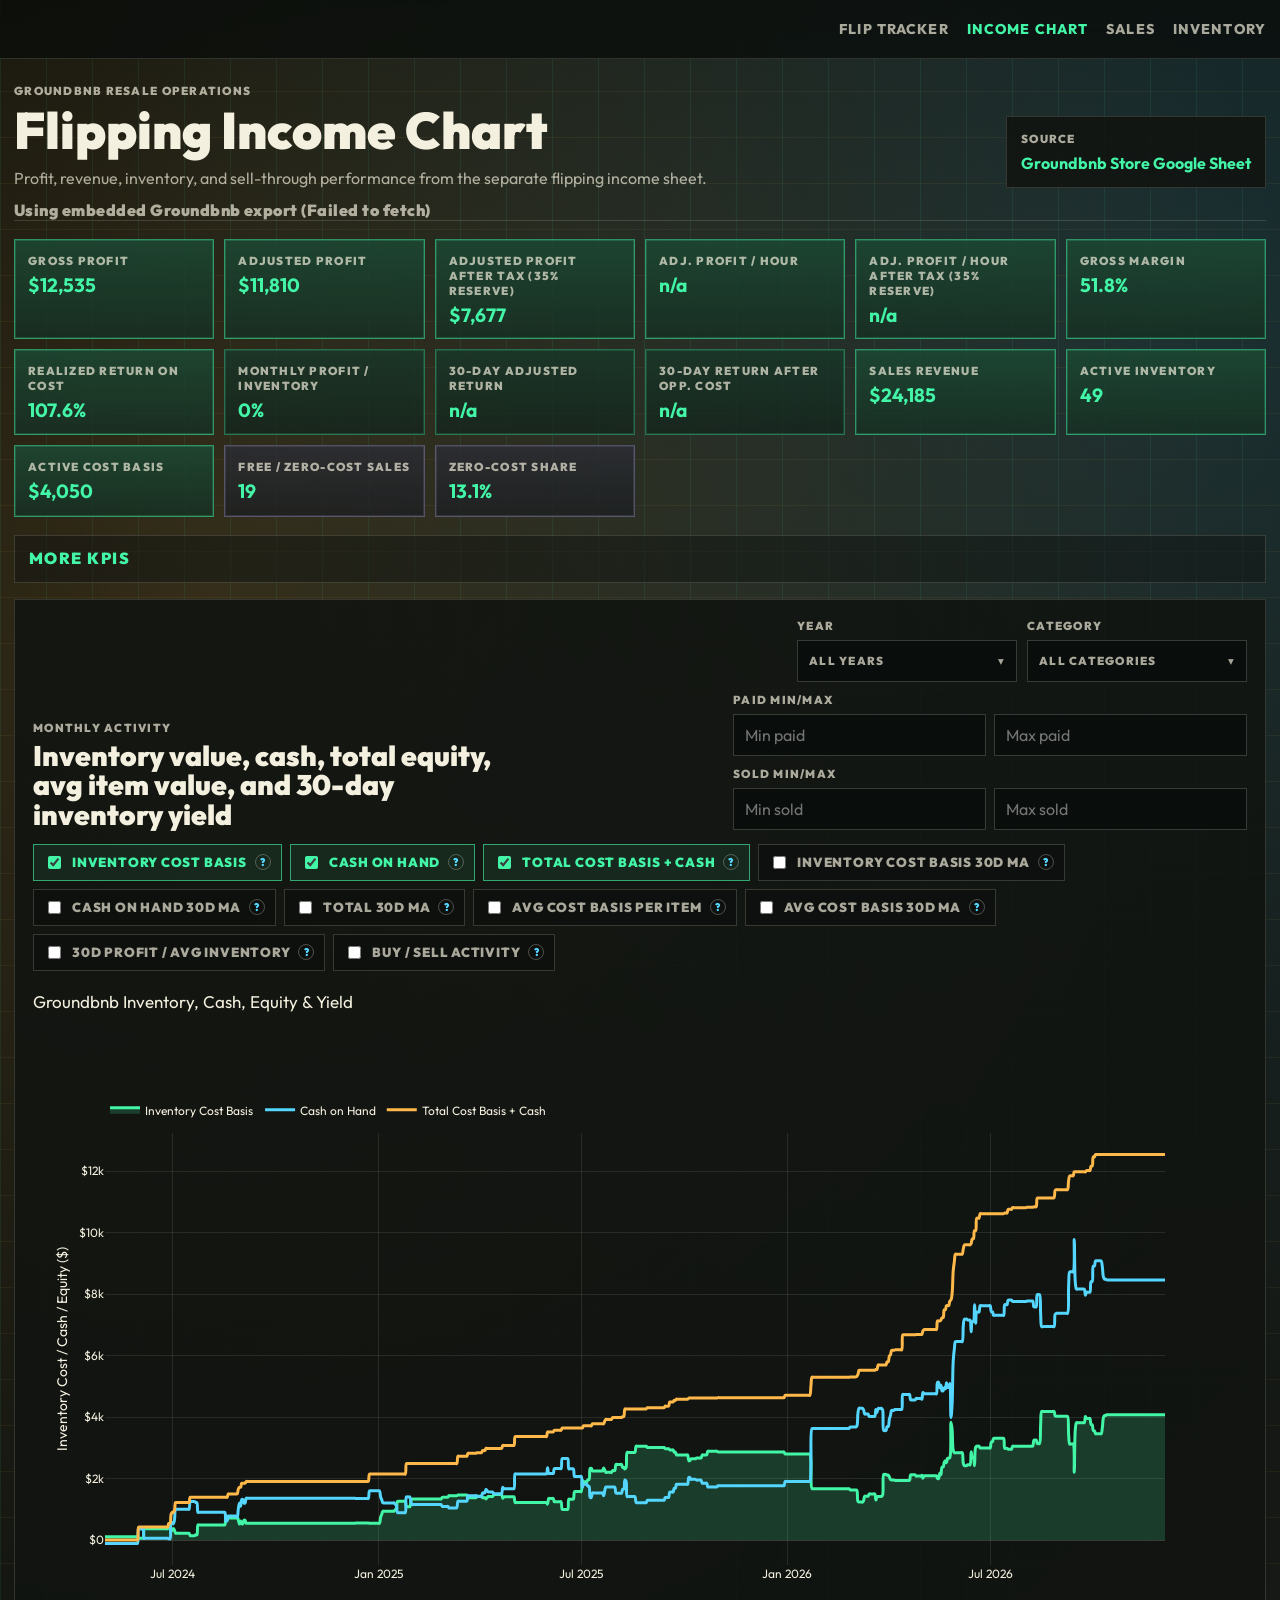
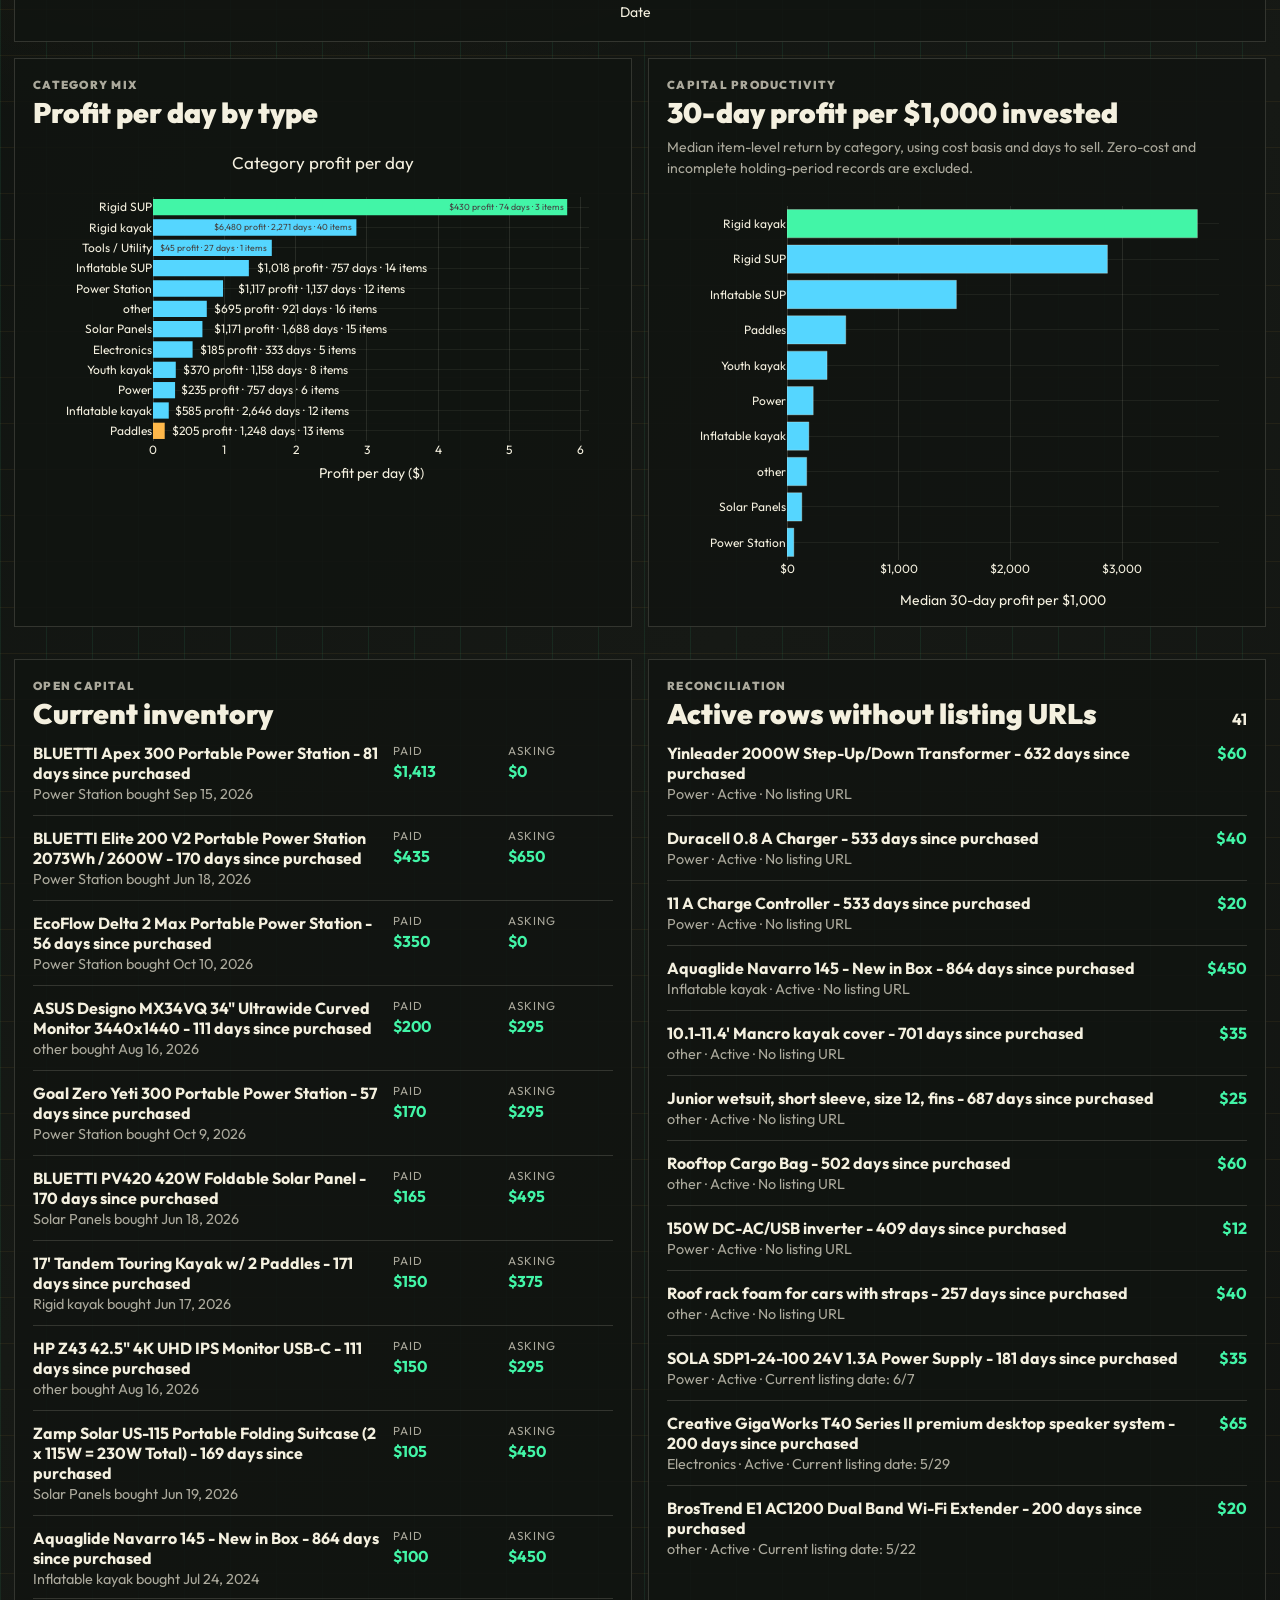
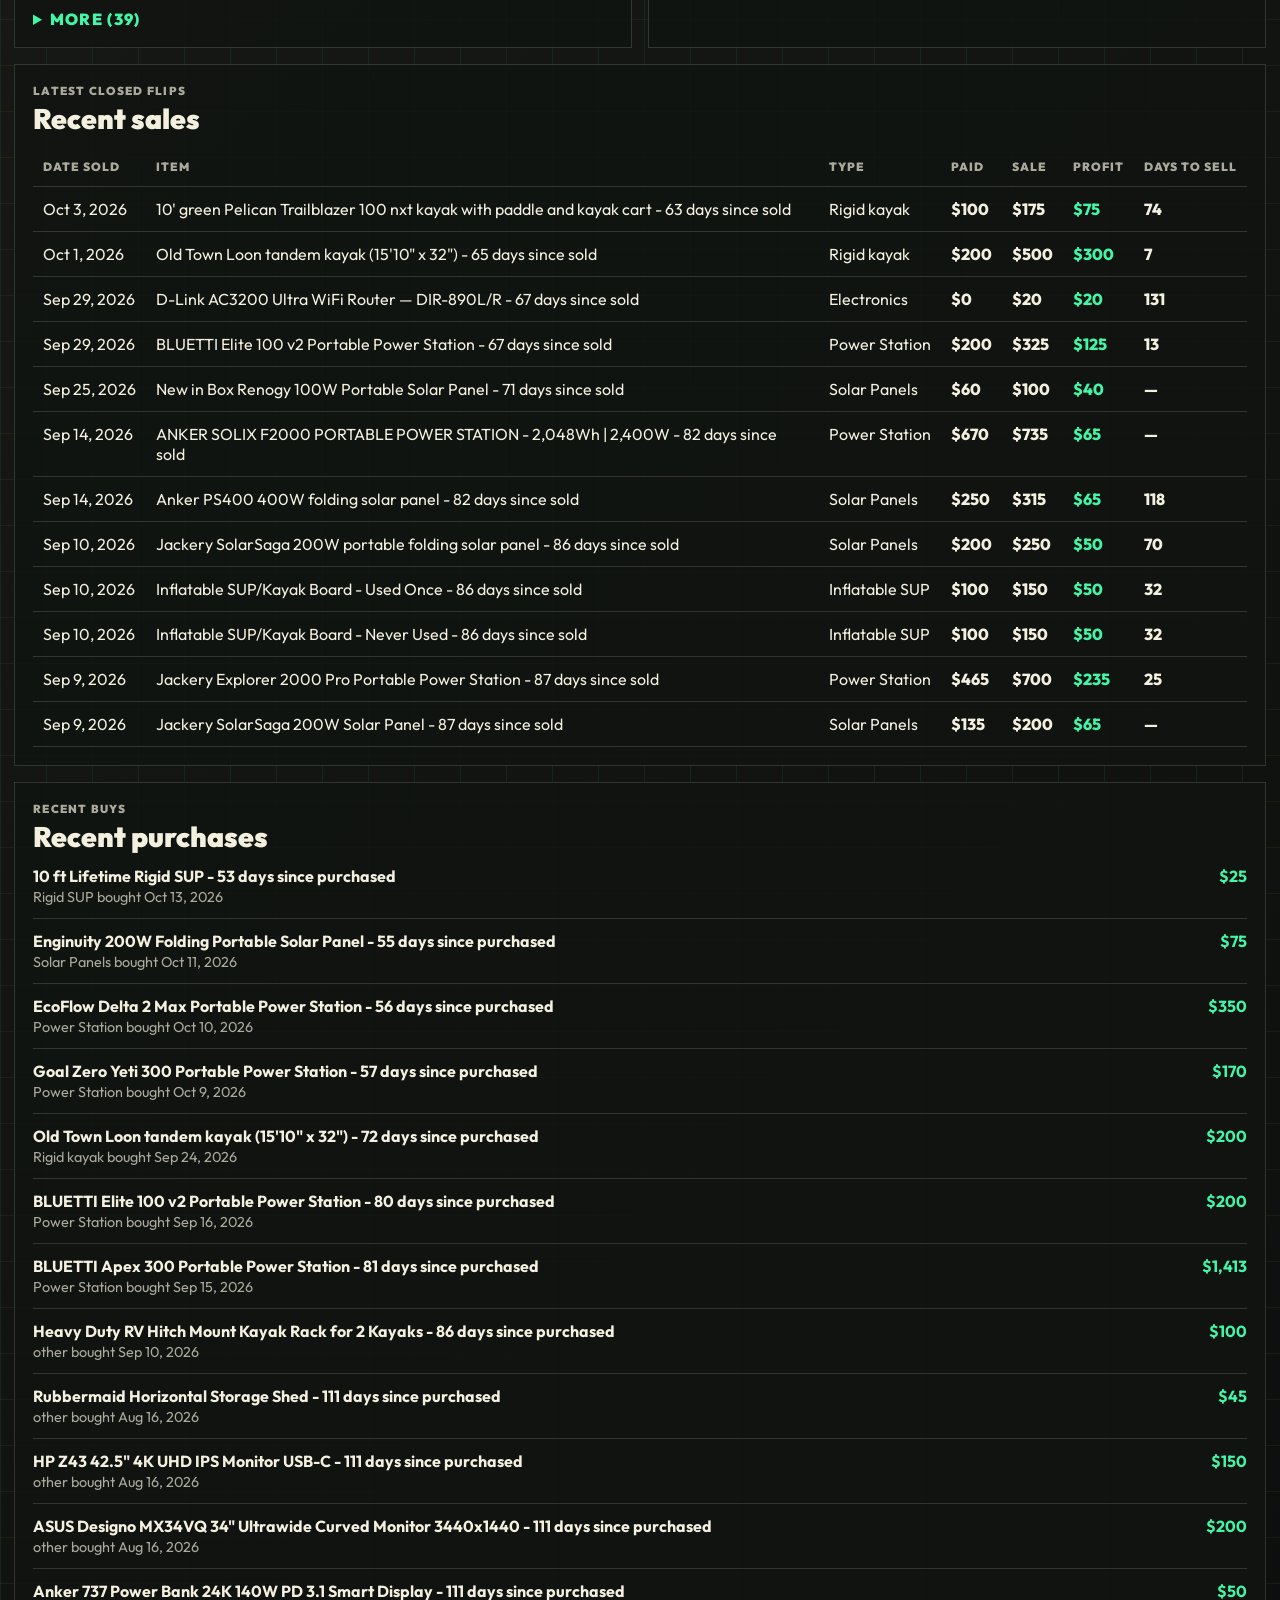
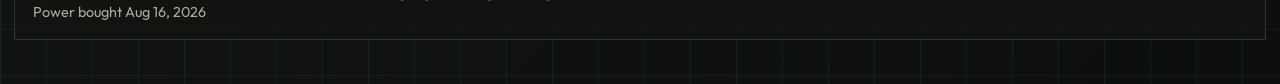
<file: Flipping Income Chart/index.html>
<!DOCTYPE html>
<html lang="en">
<head>
    <meta charset="UTF-8">
    <meta name="viewport" content="width=device-width, initial-scale=1.0">
    <title>Flipping Income Chart</title>
    <link rel="preconnect" href="https://fonts.googleapis.com">
    <link rel="preconnect" href="https://fonts.gstatic.com" crossorigin>
    <link href="https://fonts.googleapis.com/css2?family=Outfit:wght@400;600;700;800&display=swap" rel="stylesheet">
    <link rel="stylesheet" href="styles.css?v=20260723-2">
    <script src="https://cdn.plot.ly/plotly-2.35.2.min.js"></script>
</head>
<body>
    <header class="top-header">
        <nav class="header-nav" aria-label="Main menu">
            <a class="header-link" href="/flip-tracker.html">Flip Tracker</a>
            <a class="header-link active" href="/Flipping%20Income%20Chart/">Income Chart</a>
            <a class="header-link" href="/sales-by-month.html">Sales</a>
            <a class="header-link" href="/inventory.html">Inventory</a>
        </nav>
    </header>

    <main class="page-shell">
        <section class="hero">
            <div>
                <span class="eyebrow">Groundbnb resale operations</span>
                <h1>Flipping Income Chart</h1>
                <p>Profit, revenue, inventory, and sell-through performance from the separate flipping income sheet.</p>
                <p class="source-status" id="source-status">Embedded Groundbnb export loaded</p>
            </div>
            <div class="source-note">
                <span>Source</span>
                <strong>Groundbnb Store Google Sheet</strong>
            </div>
        </section>

        <section class="kpi-grid" aria-label="Income summary">
            <article class="kpi kpi-primary" title="Gross profit on closed flips. Revenue minus cost basis and sale-side costs."><span>Gross Profit</span><strong id="total-profit">$0</strong></article>
            <article class="kpi kpi-primary" title="Gross profit minus the $5 per-sale estimated variable expenses. Before valuing owner time."><span>Adjusted Profit</span><strong id="adjusted-profit">$0</strong></article>
            <article class="kpi kpi-primary" title="Adjusted profit after the tax reserve rate set on the Summary tab of the sheet (default 35%: self-employment tax + federal + NC applied to net profit only). Before-tax figure stays on the Adjusted Profit card."><span id="adjusted-profit-after-tax-label">Adjusted Profit After Tax</span><strong id="adjusted-profit-after-tax">$0</strong></article>
            <article class="kpi kpi-primary" title="Adjusted profit divided by estimated hours from the Time Estimates table in the sheet: buy + sell minutes, +10 min photo per item, +60 min cleaning per kayak/paddleboard (pressure wash, inflate, seal leaks, hang in storage). Free items count sell + photo (+ cleaning for watercraft) only, no buy trip."><span>Adj. Profit / Hour</span><strong id="profit-per-hour">$0.00</strong></article>
            <article class="kpi kpi-primary" title="Adj. Profit / Hour after the tax reserve (live rate from the sheet, default 35%). This is the after-tax hourly rate to plan around."><span id="profit-per-hour-after-tax-label">Adj. Profit / Hour After Tax</span><strong id="profit-per-hour-after-tax">$0.00</strong></article>
            <article class="kpi kpi-primary" title="Gross margin as a share of revenue. Gross profit divided by sales revenue."><span>Gross Margin</span><strong id="gross-margin">0%</strong></article>
            <article class="kpi kpi-primary" title="Gross profit divided by paid cost basis for sold items. This is realized return on cost, not annualized."><span>Realized Return on Cost</span><strong id="realized-roi">0%</strong></article>
            <article class="kpi kpi-go" title="30-day realized gross profit divided by average inventory cost basis over the same 30 days. Unit: percent per month."><span>Monthly Profit / Inventory</span><strong id="monthly-profit-inventory">0%</strong></article>
            <article class="kpi kpi-go" title="Trailing-30-day adjusted profit divided by average recorded inventory cost over the same 30 days, from the Summary sheet. A monthly rate, not APY."><span>30-Day Adjusted Return</span><strong id="thirty-day-adjusted-return">0%</strong></article>
            <article class="kpi kpi-go" title="Same as 30-Day Adjusted Return, minus the risk-free interest the average inventory balance would have earned in a money market account (fixed 3.5% annual rate, a parameter on the Summary tab)."><span>30-Day Return After Opp. Cost</span><strong id="thirty-day-adjusted-return-oc">0%</strong></article>
            <article class="kpi kpi-primary" title="Total sales collected from sold items in the selected scope."><span>Sales Revenue</span><strong id="sales-revenue">$0</strong></article>
            <article class="kpi kpi-primary" title="Count of active inventory items still on hand in the sheet."><span>Active Inventory</span><strong id="inventory-count">0</strong></article>
            <article class="kpi kpi-primary" title="Cash currently tied up in active inventory cost basis."><span>Active Cost Basis</span><strong id="inventory-cost">$0</strong></article>
            <article class="kpi kpi-info" title="Sold items with zero recorded purchase cost. Included in profit but excluded from return-on-capital math."><span>Free / Zero-Cost Sales</span><strong id="free-items">0</strong></article>
            <article class="kpi kpi-info" title="Share of sold units that had zero recorded purchase cost."><span>Zero-Cost Share</span><strong id="free-items-share">0%</strong></article>
        </section>

        <section class="kpi-expander" aria-label="Additional income KPIs">
            <details>
                <summary>More KPIs</summary>
                <div class="secondary-kpis">
                    <article class="kpi kpi-go" title="Number of sold assets included in the selected scope."><span>Sold Units</span><strong id="sold-count">0</strong></article>
                    <article class="kpi kpi-cyan" title="Average gross profit per sold item."><span>Average Profit</span><strong id="avg-profit">$0</strong></article>
                    <article class="kpi kpi-cyan" title="Middle gross profit among sold items, reducing the impact of unusually large or small flips."><span>Median Profit</span><strong id="median-profit">$0</strong></article>
                    <article class="kpi kpi-amber" title="Average number of days from purchase to sale."><span>Avg Days to Sell</span><strong id="avg-days">0</strong></article>
                    <article class="kpi kpi-info" title="Middle value for days to sell, which reduces the impact of outliers."><span>Median Days to Sell</span><strong id="median-days">0</strong></article>
                    <article class="kpi kpi-slate" title="Current asking value for tracked Groundbnb resale inventory. Excludes the Cadillac ELR and non-Groundbnb rows."><span>Active Asking Value</span><strong id="active-asking">$0</strong></article>
                    <article class="kpi kpi-go" title="Current asking value minus the paid cost for the same tracked Groundbnb inventory rows. Excludes the Cadillac ELR and non-Groundbnb rows."><span>Unrealized Profit</span><strong id="unrealized-profit">$0</strong></article>
                    <article class="kpi kpi-danger" title="Active inventory older than 45 days and worth reviewing for pricing or liquidation."><span>Aging Risk Units</span><strong id="aging-risk">0</strong></article>
                    <article class="kpi kpi-cyan" title="Sold units divided by sold units plus active inventory."><span>Sell-Through</span><strong id="sell-through">0%</strong></article>
                    <article class="kpi kpi-amber" title="Average markup on sold items."><span>Avg Markup</span><strong id="avg-markup">0%</strong></article>
                    <article class="kpi kpi-primary" title="Simple linear annualization of completed paid flips at their observed holding-period pace. It assumes that pace repeats, does not compound, and is not comparable to portfolio APY."><span>Annualized Flip Pace (Not APY)</span><strong id="annualized-return">0%</strong></article>
                    <article class="kpi kpi-info" title="Gross profit divided by the number of days the item was held."><span>Profit per Day Held</span><strong id="profit-per-day">$0.00</strong></article>
                    <article class="kpi kpi-cyan" title="Average estimated minutes to buy and sell one item, from the Time Estimates table in the sheet. Edit the estimates there and this card updates."><span>Avg Time / Sale</span><strong id="avg-time-per-sale">0 min</strong></article>
                    <article class="kpi kpi-slate" title="Average time active inventory has been on hand. Displays months when the average exceeds 60 days."><span>Inventory Age</span><strong id="days-in-inventory">0 days</strong></article>
                    <article class="kpi kpi-danger" title="Active inventory held for at least 365 days."><span>Inventory 1 Year+</span><strong id="inventory-one-year">0</strong></article>
                    <article class="kpi kpi-go" title="Cost basis rotations per period. Roughly how many times inventory turns over in a year."><span>Inventory Turnover</span><strong id="inventory-turnover">0x</strong></article>
                    <article class="kpi kpi-info" title="Marketplace ad count reported in the KPI export sheet."><span>Marketplace Ads</span><strong id="marketplace-ads">0</strong></article>
                    <article class="kpi kpi-danger" title="The difference between marketplace ads and tracked sheet inventory. If this is positive, ads exceed tracked rows."><span>Ad / Sheet Gap</span><strong id="ad-gap">0</strong></article>

                    <article class="kpi kpi-primary" title="Average paid price as a share of seller asking across all sold and active items with a recorded asking price."><span>Average Paid % of Seller Asking</span><strong id="avg-paid-percent-seller-asking">0%</strong></article>
                </div>
            </details>
        </section>

        <section class="panel chart-panel">
            <div class="panel-heading">
                <div>
                    <span class="eyebrow">Monthly activity</span>
                    <h2>Inventory value, cash, total equity, avg item value, and 30-day inventory yield</h2>
                </div>
                <div class="filters">
                    <div class="multi-filter" id="year-filter-wrap">
                        <span>Year</span>
                        <button id="year-filter-button" class="multi-filter-button" type="button" aria-haspopup="true" aria-expanded="false">
                            <span id="year-filter-label">All years</span>
                            <span class="multi-filter-caret">▾</span>
                        </button>
                        <div id="year-filter-panel" class="multi-filter-panel" hidden></div>
                    </div>
                    <div class="multi-filter" id="category-filter-wrap">
                        <span>Category</span>
                        <button id="category-filter-button" class="multi-filter-button" type="button" aria-haspopup="true" aria-expanded="false">
                            <span id="category-filter-label">All categories</span>
                            <span class="multi-filter-caret">▾</span>
                        </button>
                        <div id="category-filter-panel" class="multi-filter-panel" hidden></div>
                    </div>
                    <label class="range-filter">
                        <span>Paid min/max</span>
                        <div class="range-inputs">
                            <input id="paid-min-filter" type="number" inputmode="decimal" placeholder="Min paid" aria-label="Minimum price paid">
                            <input id="paid-max-filter" type="number" inputmode="decimal" placeholder="Max paid" aria-label="Maximum price paid">
                        </div>
                    </label>
                    <label class="range-filter">
                        <span>Sold min/max</span>
                        <div class="range-inputs">
                            <input id="sold-min-filter" type="number" inputmode="decimal" placeholder="Min sold" aria-label="Minimum sale price">
                            <input id="sold-max-filter" type="number" inputmode="decimal" placeholder="Max sold" aria-label="Maximum sale price">
                        </div>
                    </label>
                </div>
            </div>
            <div id="trace-controls" class="trace-controls" aria-label="Chart trace selectors"></div>
            <div id="income-chart" class="plotly-chart" aria-label="Inventory value and cash chart"></div>
        </section>

        <section class="split-grid">
            <article class="panel">
                <div class="panel-heading">
                    <div>
                        <span class="eyebrow">Category mix</span>
                        <h2>Profit per day by type</h2>
                    </div>
                </div>
                <div id="type-bars" class="plotly-chart" style="min-height: 340px;"></div>
            </article>

            <article class="panel">
                <div class="panel-heading">
                    <div>
                        <span class="eyebrow">Capital productivity</span>
                        <h2>30-day profit per $1,000 invested</h2>
                    </div>
                </div>
                <p class="panel-note">Median item-level return by category, using cost basis and days to sell. Zero-cost and incomplete holding-period records are excluded.</p>
                <div id="capital-efficiency" class="plotly-chart compact-chart" aria-label="Capital efficiency by category" style="min-height: 420px;"></div>
            </article>

            <article class="panel">
                <div class="panel-heading">
                    <div>
                        <span class="eyebrow">Open capital</span>
                        <h2>Current inventory</h2>
                    </div>
                </div>
                <div id="inventory-preview" class="inventory-list"></div>
                <details class="list-expander" id="inventory-expander">
                    <summary><span id="inventory-more-label">More</span></summary>
                    <div id="inventory-list" class="inventory-list"></div>
                </details>
            </article>

            <article class="panel">
                <div class="panel-heading">
                    <div>
                        <span class="eyebrow">Reconciliation</span>
                        <h2>Active rows without listing URLs</h2>
                    </div>
                    <strong id="reconciliation-count">0</strong>
                </div>
                <div id="reconciliation-list" class="inventory-list"></div>
            </article>
        </section>

        <section class="panel">
            <div class="panel-heading">
                <div>
                    <span class="eyebrow">Latest closed flips</span>
                    <h2>Recent sales</h2>
                </div>
            </div>
            <div class="table-wrap">
                <table>
                    <thead>
                        <tr>
                            <th>Date Sold</th>
                            <th>Item</th>
                            <th>Type</th>
                            <th>Paid</th>
                            <th>Sale</th>
                            <th>Profit</th>
                            <th title="Pulled from the Sales Ledger tab in the Groundbnb Store Google Sheet">Days to Sell</th>
                        </tr>
                    </thead>
                    <tbody id="recent-sales"></tbody>
                </table>
            </div>
        </section>

        <section class="panel">
            <div class="panel-heading">
                <div>
                    <span class="eyebrow">Recent buys</span>
                    <h2>Recent purchases</h2>
                </div>
            </div>
            <div id="recent-purchases" class="inventory-list"></div>
        </section>
    </main>

    <script src="data.js?v=20261014-1"></script>
    <script src="script.js?v=20261014-3"></script>
</body>
</html>
</file>
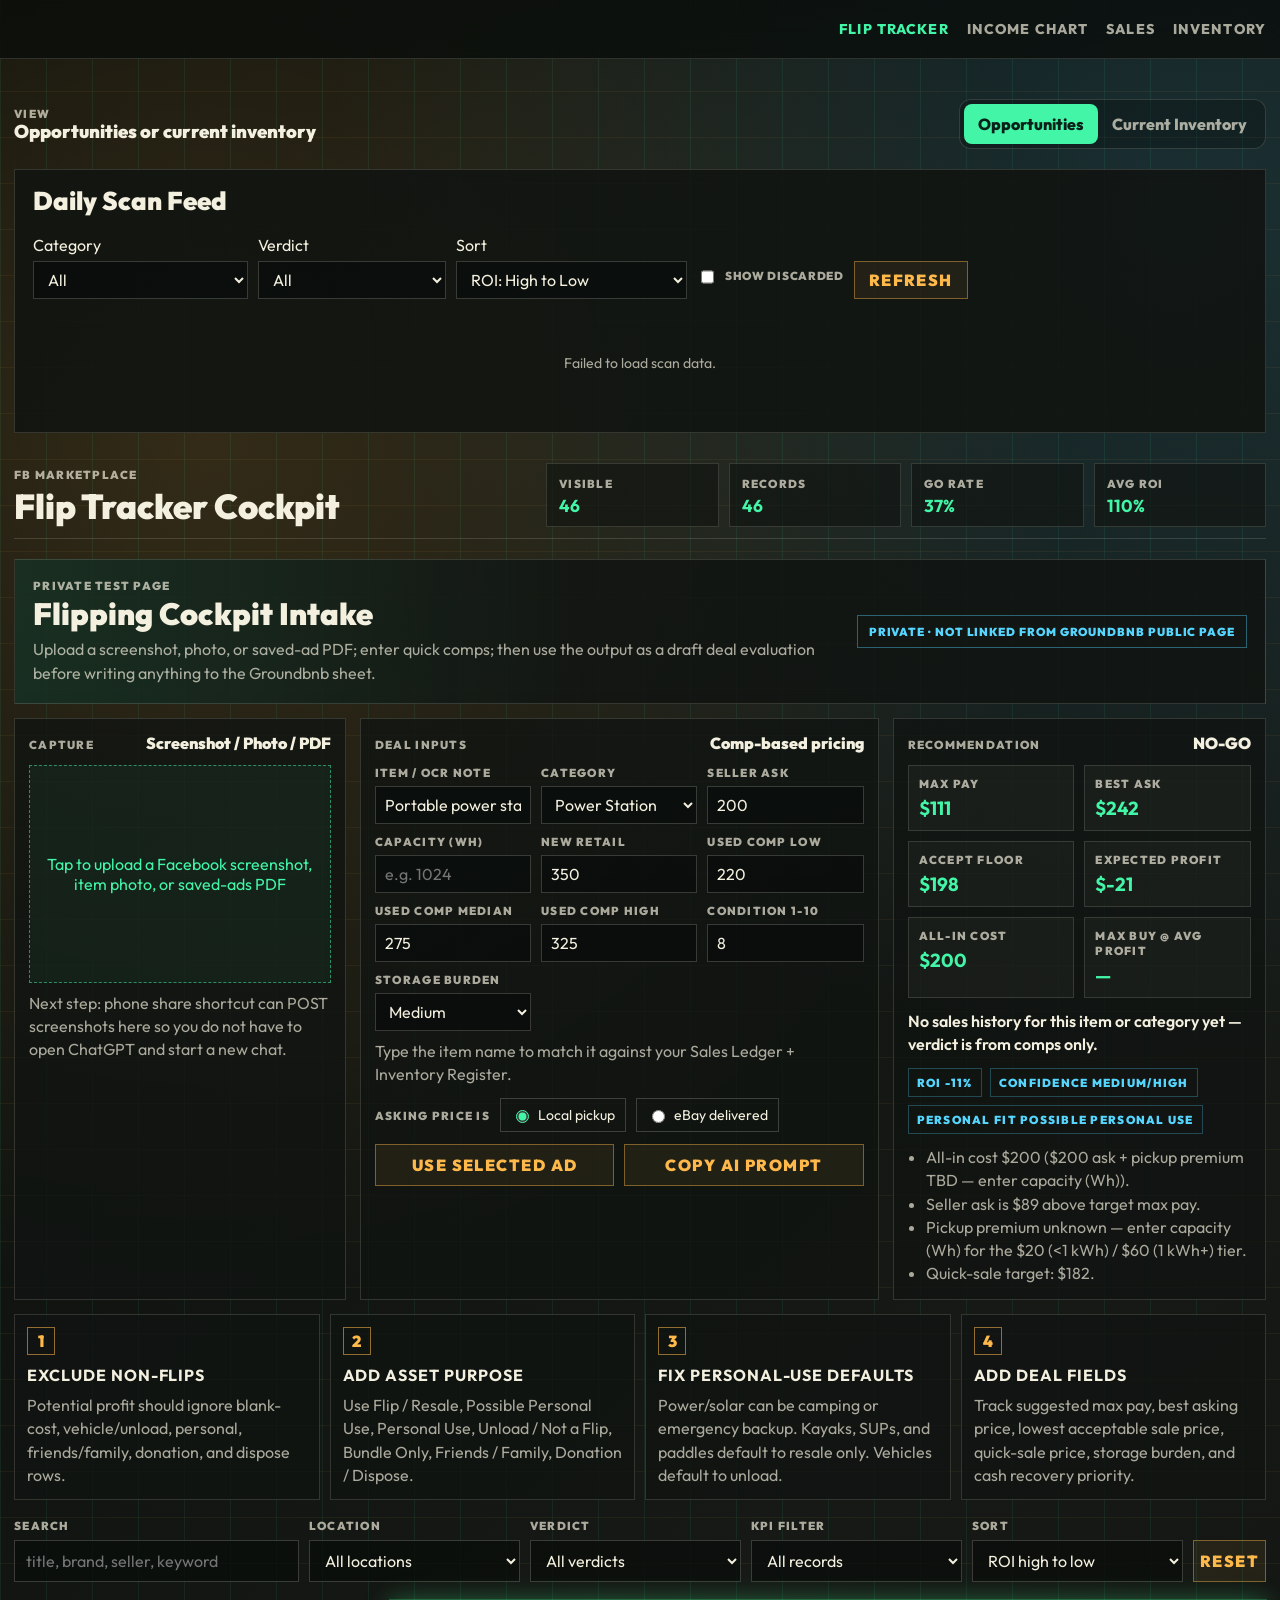
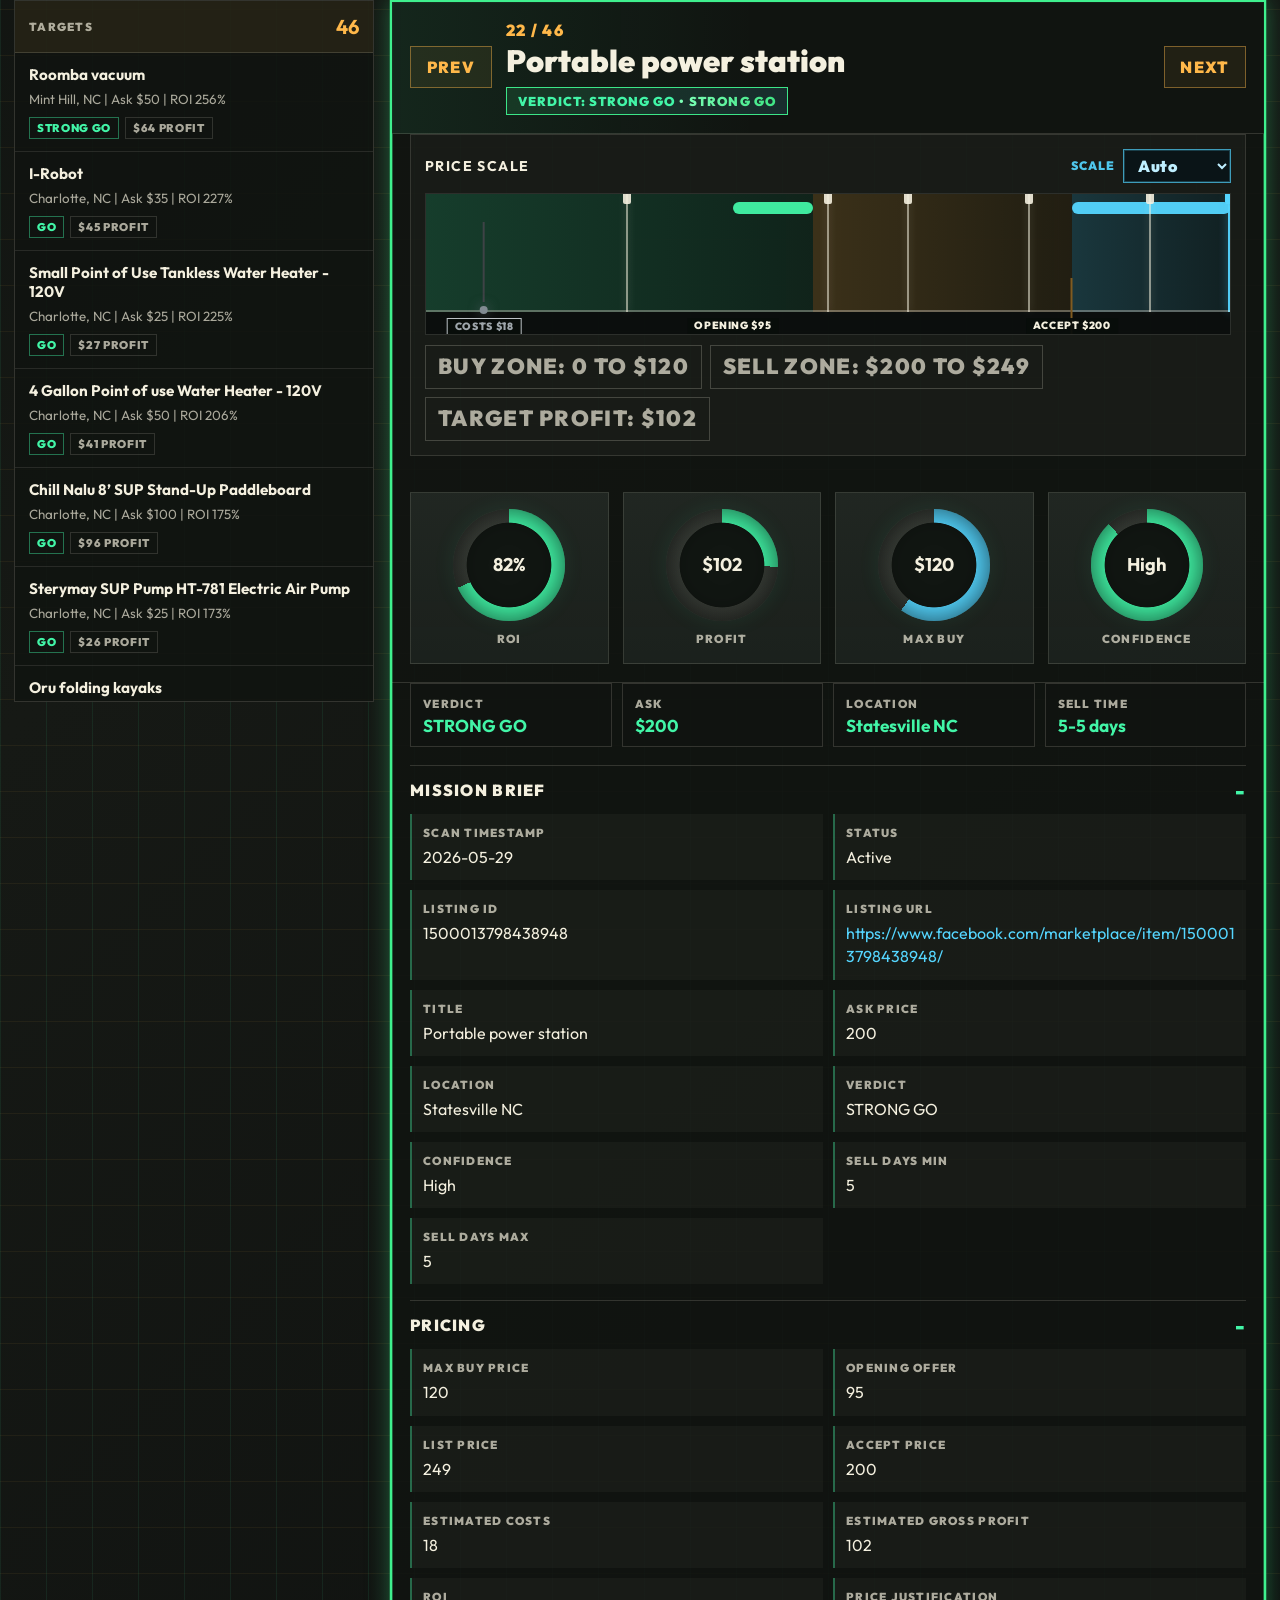
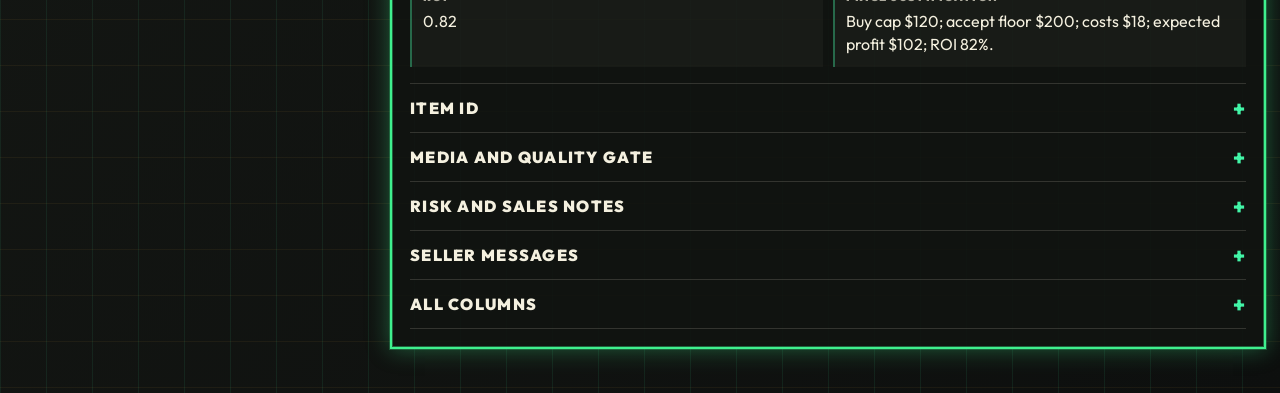
<file: flip-tracker.html>
<!DOCTYPE html>
<html lang="en">
<head>
    <meta charset="UTF-8">
    <meta name="viewport" content="width=device-width, initial-scale=1.0">
    <title>Flip Tracker Cockpit</title>
    <link rel="preconnect" href="https://fonts.googleapis.com">
    <link rel="preconnect" href="https://fonts.gstatic.com" crossorigin>
    <link href="https://fonts.googleapis.com/css2?family=Outfit:wght@400;600;700;900&display=swap" rel="stylesheet">
    <link rel="stylesheet" href="flip-tracker-v6.css">
    <link rel="stylesheet" href="scan-feed.css?v=20260907-1">
</head>
<body>
    <header class="top-header">
        <nav class="header-nav" aria-label="Main menu">
            <a class="header-link active" href="/flip-tracker.html">Flip Tracker</a>
            <a class="header-link" href="/Flipping%20Income%20Chart/">Income Chart</a>
            <a class="header-link" href="/sales-by-month.html">Sales</a>
            <a class="header-link" href="/inventory.html">Inventory</a>
        </nav>
    </header>

    <main class="cockpit-shell">

        <section class="tracker-mode-bar" aria-label="Tracker mode">
            <div>
                <span class="eyebrow">View</span>
                <h2>Opportunities or current inventory</h2>
            </div>
            <div class="tracker-mode-toggle" role="group" aria-label="Tracker view">
                <button type="button" class="mode-toggle active" data-tracker-mode="opportunities">Opportunities</button>
                <button type="button" class="mode-toggle" data-tracker-mode="inventory">Current Inventory</button>
            </div>
        </section>

        <section id="inventory-view" class="inventory-view" hidden aria-live="polite">
            <div class="inventory-view-head">
                <div>
                    <span class="eyebrow">Groundbnb Store</span>
                    <h2>Current inventory</h2>
                    <p id="inventory-source-status">Loading active inventory…</p>
                </div>
                <div class="inventory-view-kpis">
                    <div><span>Active items</span><strong id="inventory-active-count">—</strong></div>
                    <div><span>Cost basis</span><strong id="inventory-cost-basis">—</strong></div>
                    <div><span>Asking value</span><strong id="inventory-asking-value">—</strong></div>
                </div>
            </div>
            <p class="inventory-note">“New price” is a live lookup, not an invented estimate. Use the link on each item to compare your asking price with current new-retail listings.</p>

            <section id="inventory-detail-panel" class="inventory-detail-panel" hidden aria-live="polite">
                <div class="inventory-detail-head">
                    <div>
                        <span class="eyebrow">Inventory price positioning</span>
                        <h3 id="inventory-detail-title">Select an inventory item</h3>
                        <p id="inventory-detail-meta"></p>
                    </div>
                    <a id="inventory-detail-new-link" class="inventory-link" target="_blank" rel="noopener">Look up current new price ↗</a>
                </div>
                <div class="retail-comp-entry">
                    <label for="inventory-retail-price"><span>Shared new-price anchor</span><input id="inventory-retail-price" type="number" readonly aria-readonly="true"></label>
                    <small id="inventory-retail-context">Loaded from Groundbnb Store. Update the New Price Anchor, Basis, and Source columns in Inventory Register.</small>
                </div>
                <div class="inventory-price-scale" aria-label="Price positioning scale">
                    <div class="inventory-zone inventory-buy-zone"><span>Buy zone</span><small>Cost basis / capital at risk</small></div>
                    <div class="inventory-zone inventory-hold-zone"><span>Hold zone</span><small>Suggested asking range</small></div>
                    <div class="inventory-zone inventory-sell-zone"><span>Sell zone</span><small>Ask vs. current new retail</small></div>
                    <div id="inventory-price-markers" class="inventory-price-markers"></div>
                </div>
                <div id="inventory-price-legend" class="inventory-price-legend"></div>
            </section>

            <div id="inventory-grid" class="inventory-grid"></div>
        </section>

        <section class="scan-feed-section" id="scan-feed-section" aria-label="Daily scan feed"></section>

        <section class="mission-bar" aria-label="Tracker summary">
            <div class="mission-title">
                <span>FB Marketplace</span>
                <h1>Flip Tracker Cockpit</h1>
            </div>
            <div class="mission-kpis" aria-label="Summary KPIs">
                <div><span>Visible</span><strong id="visible-count">0</strong></div>
                <div><span>Records</span><strong id="total-count">0</strong></div>
                <div><span>GO Rate</span><strong id="go-rate">0%</strong></div>
                <div><span>Avg ROI</span><strong id="avg-roi">0%</strong></div>
            </div>
        </section>

        <section class="private-cockpit" aria-label="Private flipping cockpit intake">
            <div class="cockpit-hero-card">
                <div>
                    <span class="eyebrow">Private test page</span>
                    <h2>Flipping Cockpit Intake</h2>
                    <p>Upload a screenshot, photo, or saved-ad PDF; enter quick comps; then use the output as a draft deal evaluation before writing anything to the Groundbnb sheet.</p>
                </div>
                <div class="privacy-pill">Private · not linked from Groundbnb public page</div>
            </div>

            <div class="cockpit-tool-grid">
                <article class="cockpit-card upload-card">
                    <div class="card-heading">
                        <span>Capture</span>
                        <strong>Screenshot / Photo / PDF</strong>
                    </div>
                    <label class="upload-drop" for="cockpit-file-input">
                        <input id="cockpit-file-input" type="file" accept="image/*,.pdf">
                        <span id="cockpit-file-label">Tap to upload a Facebook screenshot, item photo, or saved-ads PDF</span>
                        <img id="cockpit-preview" alt="Uploaded item preview" hidden>
                    </label>
                    <p class="helper-copy">Next step: phone share shortcut can POST screenshots here so you do not have to open ChatGPT and start a new chat.</p>
                </article>

                <article class="cockpit-card evaluation-card">
                    <div class="card-heading">
                        <span>Deal Inputs</span>
                        <strong>Comp-based pricing</strong>
                    </div>
                    <div class="input-grid compact">
                        <label class="match-wrap"><span>Item / OCR note</span><input id="cockpit-item-name" value="Portable power station" autocomplete="off"><div id="cockpit-match-list" class="match-list" hidden></div></label>
                        <label><span>Category</span><select id="cockpit-category">
                            <option selected>Power Station</option>
                            <option>Rigid kayak</option>
                            <option>Inflatable kayak</option>
                            <option>Inflatable SUP</option>
                            <option>Rigid SUP</option>
                            <option>Solar Panels</option>
                            <option>Paddles</option>
                            <option>Electronics</option>
                            <option>Other</option>
                        </select></label>
                        <label><span>Seller ask</span><input id="cockpit-seller-ask" type="number" inputmode="decimal" value="200"></label>
                        <label><span>Capacity (Wh)</span><input id="cockpit-capacity" type="number" inputmode="decimal" placeholder="e.g. 1024"></label>
                        <label><span>New retail</span><input id="cockpit-retail" type="number" inputmode="decimal" value="350"></label>
                        <label><span>Used comp low</span><input id="cockpit-used-low" type="number" inputmode="decimal" value="220"></label>
                        <label><span>Used comp median</span><input id="cockpit-used-median" type="number" inputmode="decimal" value="275"></label>
                        <label><span>Used comp high</span><input id="cockpit-used-high" type="number" inputmode="decimal" value="325"></label>
                        <label><span>Condition 1-10</span><input id="cockpit-condition" type="number" inputmode="decimal" min="1" max="10" value="8"></label>
                        <label><span>Storage burden</span><select id="cockpit-storage"><option>Low</option><option selected>Medium</option><option>High</option><option>Very High</option></select></label>
                    </div>
                    <p id="cockpit-match-status" class="helper-copy">Type the item name to match it against your Sales Ledger + Inventory Register.</p>
                    <div class="source-toggle" role="group" aria-label="Asking price source">
                        <span>Asking price is</span>
                        <label><input type="radio" name="cockpit-source" value="local" checked> Local pickup</label>
                        <label><input type="radio" name="cockpit-source" value="ebay"> eBay delivered</label>
                    </div>
                    <div id="cockpit-track-record" class="track-record" hidden>
                        <div class="card-heading">
                            <span>Your track record</span>
                            <strong id="cockpit-track-scope">—</strong>
                        </div>
                        <div class="track-stats">
                            <div><span>Units sold</span><strong id="cockpit-tr-units">—</strong></div>
                            <div><span>Avg paid</span><strong id="cockpit-tr-paid">—</strong></div>
                            <div><span>Avg sale</span><strong id="cockpit-tr-sale">—</strong></div>
                            <div><span>Avg profit</span><strong id="cockpit-tr-profit">—</strong></div>
                            <div><span>Median profit</span><strong id="cockpit-tr-median">—</strong></div>
                            <div><span>Avg ROI</span><strong id="cockpit-tr-roi">—</strong></div>
                            <div><span>Avg days to sell</span><strong id="cockpit-tr-days">—</strong></div>
                        </div>
                    </div>
                    <div class="cockpit-actions">
                        <button id="use-selected-record" class="reset-btn" type="button">Use Selected Ad</button>
                        <button id="copy-cockpit-prompt" class="nav-btn" type="button">Copy AI Prompt</button>
                    </div>
                </article>

                <article class="cockpit-card result-card">
                    <div class="card-heading">
                        <span>Recommendation</span>
                        <strong id="cockpit-recommendation">-</strong>
                    </div>
                    <div class="result-grid">
                        <div><span>Max pay</span><strong id="cockpit-max-pay">$0</strong></div>
                        <div><span>Best ask</span><strong id="cockpit-best-ask">$0</strong></div>
                        <div><span>Accept floor</span><strong id="cockpit-accept-floor">$0</strong></div>
                        <div><span>Expected profit</span><strong id="cockpit-profit">$0</strong></div>
                        <div><span>All-in cost</span><strong id="cockpit-all-in">$0</strong></div>
                        <div><span>Max buy @ avg profit</span><strong id="cockpit-max-buy-avg">—</strong></div>
                    </div>
                    <p id="cockpit-verdict-line" class="verdict-line" hidden></p>
                    <div class="result-meta">
                        <span id="cockpit-roi">ROI -</span>
                        <span id="cockpit-confidence">Confidence -</span>
                        <span id="cockpit-personal-fit">Personal fit -</span>
                    </div>
                    <ul id="cockpit-risk-notes" class="risk-list"></ul>
                </article>
            </div>

            <div class="cleanup-grid" aria-label="Spreadsheet cleanup recommendations">
                <article class="cleanup-card"><span>1</span><strong>Exclude non-flips</strong><p>Potential profit should ignore blank-cost, vehicle/unload, personal, friends/family, donation, and dispose rows.</p></article>
                <article class="cleanup-card"><span>2</span><strong>Add Asset Purpose</strong><p>Use Flip / Resale, Possible Personal Use, Personal Use, Unload / Not a Flip, Bundle Only, Friends / Family, Donation / Dispose.</p></article>
                <article class="cleanup-card"><span>3</span><strong>Fix personal-use defaults</strong><p>Power/solar can be camping or emergency backup. Kayaks, SUPs, and paddles default to resale only. Vehicles default to unload.</p></article>
                <article class="cleanup-card"><span>4</span><strong>Add deal fields</strong><p>Track suggested max pay, best asking price, lowest acceptable sale price, quick-sale price, storage burden, and cash recovery priority.</p></article>
            </div>
        </section>

        <section class="control-deck" aria-label="Filters and sorting">
            <label>
                <span>Search</span>
                <input id="search-input" type="search" placeholder="title, brand, seller, keyword">
            </label>
            <label>
                <span>Location</span>
                <select id="location-filter"></select>
            </label>
            <label>
                <span>Verdict</span>
                <select id="verdict-filter"></select>
            </label>
            <label>
                <span>KPI Filter</span>
                <select id="kpi-filter">
                    <option value="all">All records</option>
                    <option value="go">GO only</option>
                    <option value="roi60">ROI 60%+</option>
                    <option value="profit50">Profit $50+</option>
                    <option value="ask100">Ask $100 or less</option>
                    <option value="caution">Caution / no-go</option>
                </select>
            </label>
            <label>
                <span>Sort</span>
                <select id="sort-select">
                    <option value="roi-desc">ROI high to low</option>
                    <option value="profit-desc">Profit high to low</option>
                    <option value="ask-asc">Ask low to high</option>
                    <option value="ask-desc">Ask high to low</option>
                    <option value="maxbuy-asc">Max buy low to high</option>
                    <option value="days-asc">Fastest sell time</option>
                    <option value="location-asc">Location A-Z</option>
                    <option value="title-asc">Title A-Z</option>
                </select>
            </label>
            <button class="reset-btn" id="reset-filters" type="button">Reset</button>
        </section>

        <section class="review-grid" aria-label="Record review">
            <aside class="record-rail" aria-label="Filtered records">
                <div class="rail-header">
                    <span>Targets</span>
                    <strong id="rail-count">0</strong>
                </div>
                <div id="record-list" class="record-list"></div>
            </aside>

            <article class="record-panel" aria-live="polite">
                <div class="record-toolbar">
                    <button id="prev-record" class="nav-btn" type="button" aria-label="Previous record">Prev</button>
                    <div>
                        <span id="record-position" class="record-position">0 / 0</span>
                        <h2 id="record-title">No records</h2>
                        <div id="verdict-indicator" class="verdict-indicator">Verdict: -</div>
                    </div>
                    <button id="next-record" class="nav-btn" type="button" aria-label="Next record">Next</button>
                </div>

                <section class="price-scale-panel" aria-label="Price KPI scale">
                    <div class="price-scale-header">
                        <h3>Price Scale</h3>
                        <div class="scale-max-control">
                            <label for="scale-max-select">Scale</label>
                            <select id="scale-max-select">
                                <option value="auto" selected>Auto</option>
                                <option value="100">100</option>
                                <option value="500">500</option>
                                <option value="1000">1000</option>
                                <option value="2000">2000</option>
                                <option value="5000">5000</option>
                            </select>
                        </div>
                    </div>
                    <div class="price-scale-wrap" id="price-scale-wrap">
                        <div class="zone buy-zone" id="buy-zone"></div>
                        <div class="zone caution-zone" id="caution-zone"></div>
                        <div class="zone sell-zone" id="sell-zone"></div>
                        <div class="range-band buy-band" id="buy-band"></div>
                        <div class="range-band sell-band" id="sell-band"></div>
                        <div id="price-guides" class="price-guides"></div>
                        <div class="price-axis"></div>
                        <div id="price-markers" class="price-markers"></div>
                    </div>
                    <div id="price-scale-legend" class="price-scale-legend"></div>
                </section>

                <div class="hud-strip" aria-label="Primary metrics">
                    <div class="gauge">
                        <div class="gauge-face" id="roi-gauge"><strong id="roi-value">0%</strong></div>
                        <span>ROI</span>
                    </div>
                    <div class="gauge">
                        <div class="gauge-face" id="profit-gauge"><strong id="profit-value">$0</strong></div>
                        <span>Profit</span>
                    </div>
                    <div class="gauge">
                        <div class="gauge-face" id="buy-gauge"><strong id="buy-value">$0</strong></div>
                        <span>Max Buy</span>
                    </div>
                    <div class="gauge">
                        <div class="gauge-face" id="confidence-gauge"><strong id="confidence-value">-</strong></div>
                        <span>Confidence</span>
                    </div>
                </div>

                <div class="quick-read" aria-label="Quick record facts">
                    <div><span>Verdict</span><strong id="quick-verdict">-</strong></div>
                    <div><span>Ask</span><strong id="quick-ask">-</strong></div>
                    <div><span>Location</span><strong id="quick-location">-</strong></div>
                    <div><span>Sell Time</span><strong id="quick-days">-</strong></div>
                </div>

                <div id="accordion-zone" class="accordion-zone"></div>
            </article>
        </section>
    </main>

    <script src="scan-db.js?v=20260907-1"></script>
    <script src="scan-feed.js?v=20260907-1"></script>
    <script src="flip-tracker-data.js?v=20260530-1"></script>
    <script src="flip-tracker-v9.js"></script>
</body>
</html>
</file>
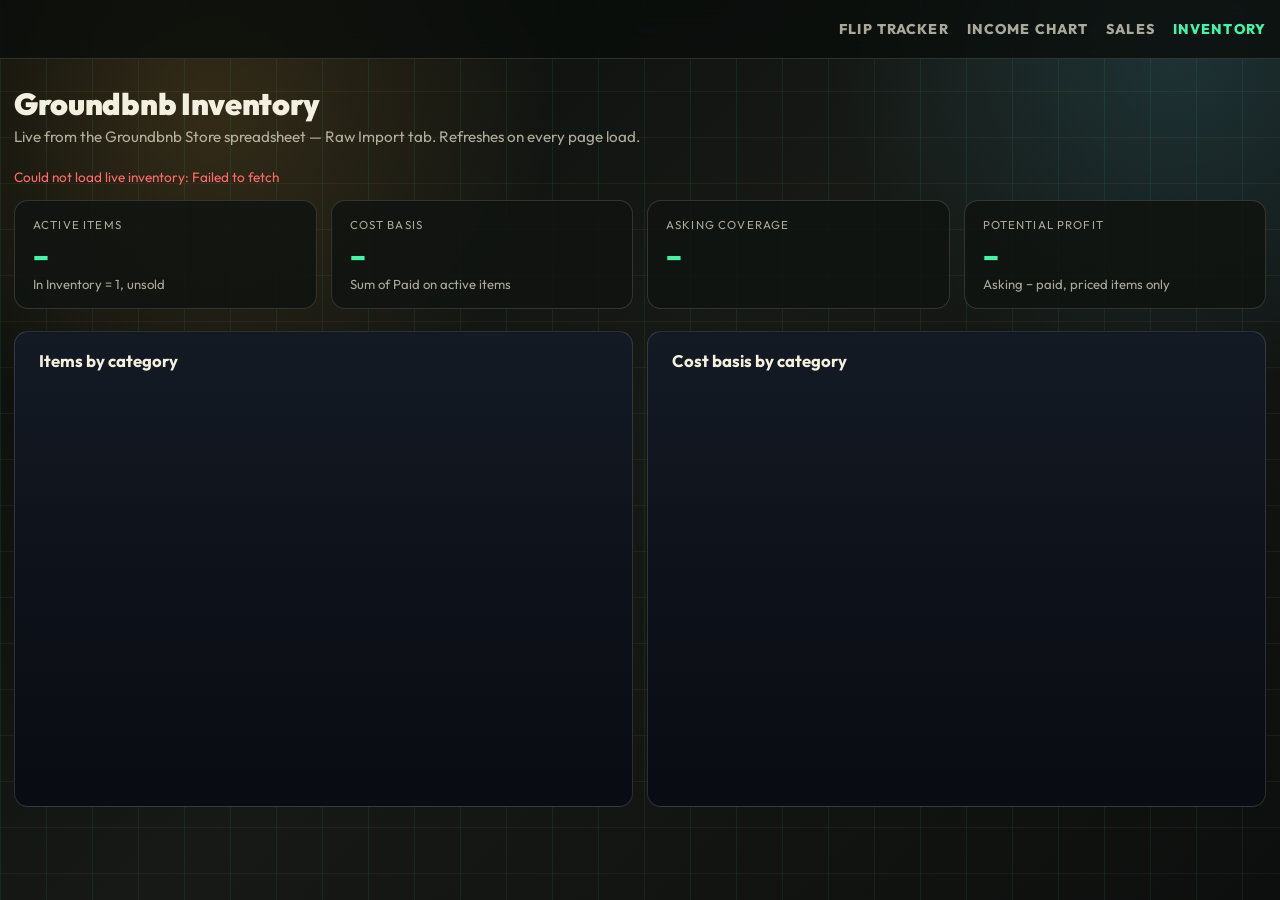
<file: inventory.html>
<!DOCTYPE html>
<html lang="en">
<head>
    <meta charset="UTF-8">
    <meta name="viewport" content="width=device-width, initial-scale=1.0">
    <title>Groundbnb Inventory</title>
    <link href="https://fonts.googleapis.com/css2?family=Outfit:wght@400;600;700;900&display=swap" rel="stylesheet">
    <style>
        :root {
            --ink: #f4f0df;
            --muted: rgba(244, 240, 223, 0.68);
            --panel: rgba(16, 20, 17, 0.88);
            --line: rgba(244, 240, 223, 0.15);
            --hud: #42f5a7;
            --amber: #ffb84a;
            --cyan: #55d6ff;
            --runway: #0b0e0d;
        }
        * { box-sizing: border-box; }
        body {
            margin: 0;
            min-height: 100vh;
            color: var(--ink);
            font-family: "Outfit", system-ui, sans-serif;
            background:
                linear-gradient(90deg, rgba(66, 245, 167, 0.08) 1px, transparent 1px) 0 0 / 46px 46px,
                linear-gradient(0deg, rgba(255, 184, 74, 0.06) 1px, transparent 1px) 0 0 / 46px 46px,
                radial-gradient(circle at 16% 12%, rgba(255, 184, 74, 0.16), transparent 26%),
                radial-gradient(circle at 92% 6%, rgba(85, 214, 255, 0.14), transparent 24%),
                linear-gradient(135deg, #090d0b 0%, #161915 48%, #0d0f0e 100%);
        }
        .top-header {
            position: sticky;
            top: 0;
            z-index: 20;
            border-bottom: 1px solid var(--line);
            background: rgba(9, 13, 11, 0.78);
            backdrop-filter: blur(14px);
        }
        .header-nav {
            width: min(1480px, calc(100% - 28px));
            min-height: 58px;
            margin: 0 auto;
            display: flex;
            align-items: center;
            justify-content: flex-end;
            gap: 18px;
            flex-wrap: wrap;
        }
        .header-link {
            color: var(--muted);
            text-decoration: none;
            font-weight: 800;
            font-size: 0.88rem;
            text-transform: uppercase;
            letter-spacing: 0.08em;
        }
        .header-link:hover, .header-link.active { color: var(--hud); }
        .page-shell {
            width: min(1480px, calc(100% - 28px));
            margin: 0 auto;
            padding: 26px 0 60px;
        }
        h1 { margin: 0 0 4px; font-size: 1.9rem; font-weight: 900; letter-spacing: -0.01em; }
        .subtitle { color: var(--muted); margin: 0 0 22px; font-size: 0.95rem; }
        .kpi-grid {
            display: grid;
            grid-template-columns: repeat(auto-fit, minmax(200px, 1fr));
            gap: 14px;
            margin-bottom: 22px;
        }
        .kpi {
            background: var(--panel);
            border: 1px solid var(--line);
            border-radius: 14px;
            padding: 16px 18px;
        }
        .kpi .label { font-size: 0.72rem; text-transform: uppercase; letter-spacing: 0.1em; color: var(--muted); margin-bottom: 6px; }
        .kpi .value { font-size: 1.7rem; font-weight: 900; color: var(--hud); }
        .kpi .sub { font-size: 0.82rem; color: var(--muted); margin-top: 4px; }
        .charts-grid {
            display: grid;
            grid-template-columns: repeat(auto-fit, minmax(440px, 1fr));
            gap: 14px;
            margin-bottom: 22px;
        }
        .chart-card {
            border: 1px solid var(--line);
            border-radius: 14px;
            padding: 18px 10px 8px;
            background: linear-gradient(180deg, #141a24 0%, #0d1119 55%, #090c12 100%);
            overflow: hidden;
        }
        .chart-card h2 { margin: 0 0 2px 14px; font-size: 1.05rem; font-weight: 700; }
        .chart-card .footnote { margin: 0 0 0 14px; font-size: 0.78rem; color: var(--muted); min-height: 1.2em; }
        .chart-card svg { width: 100%; height: auto; display: block; }
        .flags {
            background: var(--panel);
            border: 1px solid var(--line);
            border-radius: 14px;
            padding: 16px 18px;
            margin-bottom: 22px;
        }
        .flags h2 { margin: 0 0 8px; font-size: 1.05rem; }
        .flags ul { margin: 0; padding-left: 20px; color: var(--muted); font-size: 0.92rem; }
        .flags li { margin: 4px 0; }
        .flags li b { color: var(--amber); }
        table { width: 100%; border-collapse: collapse; font-size: 0.88rem; }
        .table-card {
            background: var(--panel);
            border: 1px solid var(--line);
            border-radius: 14px;
            padding: 16px 18px;
            overflow-x: auto;
        }
        .table-card h2 { margin: 0 0 10px; font-size: 1.05rem; }
        th { text-align: left; text-transform: uppercase; font-size: 0.7rem; letter-spacing: 0.08em; color: var(--muted); padding: 8px 10px; border-bottom: 1px solid var(--line); white-space: nowrap; }
        td { padding: 8px 10px; border-bottom: 1px solid rgba(244,240,223,0.06); }
        td.num, th.num { text-align: right; white-space: nowrap; }
        .sugg-high { color: var(--amber); font-weight: 700; }
        .sugg-low { color: var(--hud); font-weight: 700; }
        .sugg-undercost { color: #ff6b6b; font-weight: 700; }
        .legend { color: var(--muted); font-size: 0.82rem; margin: 10px 0 0; }
        tr:hover td { background: rgba(66, 245, 167, 0.04); }
        .status { color: var(--muted); font-size: 0.85rem; margin-bottom: 14px; }
        .status .ok { color: var(--hud); }
        .status .err { color: #ff6b6b; }
    </style>
</head>
<body>
    <header class="top-header">
        <nav class="header-nav">
            <a class="header-link" href="/flip-tracker.html">Flip Tracker</a>
            <a class="header-link" href="/Flipping%20Income%20Chart/">Income Chart</a>
            <a class="header-link" href="/sales-by-month.html">Sales</a>
            <a class="header-link active" href="/inventory.html">Inventory</a>
        </nav>
    </header>
    <main class="page-shell">
        <h1>Groundbnb Inventory</h1>
        <p class="subtitle">Live from the Groundbnb Store spreadsheet &mdash; Raw Import tab. Refreshes on every page load.</p>
        <div class="status" id="status">Loading inventory&hellip;</div>

        <section class="kpi-grid" id="kpis" hidden>
            <div class="kpi"><div class="label">Active items</div><div class="value" id="kpi-count">&ndash;</div><div class="sub">In Inventory = 1, unsold</div></div>
            <div class="kpi"><div class="label">Cost basis</div><div class="value" id="kpi-paid">&ndash;</div><div class="sub">Sum of Paid on active items</div></div>
            <div class="kpi"><div class="label">Asking coverage</div><div class="value" id="kpi-askcount">&ndash;</div><div class="sub" id="kpi-asktotal"></div></div>
            <div class="kpi"><div class="label">Potential profit</div><div class="value" id="kpi-profit">&ndash;</div><div class="sub">Asking &minus; paid, priced items only</div></div>
        </section>

        <section class="charts-grid" id="charts" hidden>
            <div class="chart-card"><h2>Items by category</h2><p class="footnote" id="fn-count"></p><svg id="chart-count" viewBox="0 0 640 440"></svg></div>
            <div class="chart-card"><h2>Cost basis by category</h2><p class="footnote" id="fn-value"></p><svg id="chart-value" viewBox="0 0 640 440"></svg></div>
        </section>

        <section class="flags" id="flags" hidden>
            <h2>Data quality flags</h2>
            <ul id="flag-list"></ul>
        </section>

        <section class="table-card" id="table-card" hidden>
            <h2>Active items</h2>
            <table>
                <thead><tr><th>Type</th><th>Description</th><th>Acquired</th><th class="num">Paid</th><th class="num">Asking</th><th class="num">Suggested</th></tr></thead>
                <tbody id="item-rows"></tbody>
            </table>
            <p class="legend">Suggested = researched online going rate, season-adjusted for late-September NC (hover for comps).
            <span class="sugg-high">Amber</span> = ad priced &gt;20% above suggested.
            <span class="sugg-low">Green</span> = ad priced &gt;20% below suggested.
            <span class="sugg-undercost">Red</span> = suggested below your cost.</p>
        </section>
    </main>

    <script src="/inventory-suggested.js"></script>
    <script>
        const SHEET_ID = "12TELzT2bzIxdry3pyLvSv3hdWJpkdvGC25aSlvsBq94";
        const TAB_NAME = "Raw Import - Adventure Asset Tracker";
        // Merge tiny kayak slices for chart readability (table keeps raw types)
        const CHART_TYPE = t => (t === "Inflatable kayak" || t === "Youth kayak") ? "Kayaks (misc)" : t;
        const PALETTE = ["#5aa9e6","#f6ae2d","#9b5de5","#ef8354","#55dde0","#ff5964","#42f5a7","#f26419","#7fc8f8","#c8b6ff"];
        const money = v => v == null ? "\u2013" : "$" + Number(v).toLocaleString("en-US", {maximumFractionDigits: 0});

        function cell(row, i) { const c = row.c[i]; return c ? c.v : null; }

        // ---- SVG donut with outside labels + leader lines ----
        function polar(cx, cy, r, a) { return [cx + r * Math.cos(a), cy + r * Math.sin(a)]; }
        function arcPath(cx, cy, rOut, rIn, a0, a1) {
            const [x0, y0] = polar(cx, cy, rOut, a0), [x1, y1] = polar(cx, cy, rOut, a1);
            const [x2, y2] = polar(cx, cy, rIn, a1), [x3, y3] = polar(cx, cy, rIn, a0);
            const large = (a1 - a0) > Math.PI ? 1 : 0;
            return `M${x0},${y0} A${rOut},${rOut} 0 ${large} 1 ${x1},${y1} L${x2},${y2} A${rIn},${rIn} 0 ${large} 0 ${x3},${y3} Z`;
        }
        const NS = "http://www.w3.org/2000/svg";
        function el(tag, attrs, parent) {
            const e = document.createElementNS(NS, tag);
            for (const k in attrs) e.setAttribute(k, attrs[k]);
            if (parent) parent.appendChild(e);
            return e;
        }

        function renderDonut(svg, entries, fmtVal, centerTop, centerBottom) {
            // entries: [{label, value, color}] sorted desc; zero values filtered by caller
            const W = 640, H = 440, cx = 300, cy = 215, R = 148, rIn = 88;
            while (svg.firstChild) svg.removeChild(svg.firstChild);
            const total = entries.reduce((s, e) => s + e.value, 0);
            let a = -Math.PI / 2;
            const gap = 0.022;
            const placed = [];
            entries.forEach(e => {
                const frac = e.value / total;
                const a0 = a + gap / 2, a1 = a + frac * Math.PI * 2 - gap / 2;
                if (a1 > a0) svg.appendChild(el("path", {
                    d: arcPath(cx, cy, R, rIn, a0, a1), fill: e.color, stroke: "#0b0e0d", "stroke-width": 2
                }));
                const mid = a + frac * Math.PI * 2 / 2;
                placed.push({e, frac, mid});
                a += frac * Math.PI * 2;
            });
            // center total
            const ct = el("text", {x: cx, y: cy - 8, "text-anchor": "middle", fill: "#f4f0df",
                "font-size": "34", "font-weight": "900", "font-family": "Outfit, sans-serif"}, svg);
            ct.textContent = centerTop;
            const cb = el("text", {x: cx, y: cy + 20, "text-anchor": "middle", fill: "rgba(244,240,223,0.68)",
                "font-size": "14", "font-family": "Outfit, sans-serif"}, svg);
            cb.textContent = centerBottom;
            // labels with leader lines; skip slivers < 3%
            const labels = placed.filter(p => p.frac >= 0.03);
            const sides = {left: [], right: []};
            labels.forEach(p => {
                const [ex, ey] = polar(cx, cy, R, p.mid);
                const side = Math.cos(p.mid) >= 0 ? "right" : "left";
                sides[side].push({...p, ex, ey, y: ey});
            });
            const minDy = 30;
            for (const side of ["left", "right"]) {
                const arr = sides[side].sort((x, y) => x.y - y.y);
                for (let i = 1; i < arr.length; i++)
                    if (arr[i].y - arr[i-1].y < minDy) arr[i].y = arr[i-1].y + minDy;
                // recenter block if it drifted
                const over = arr.length ? (arr[arr.length-1].y - (cy + R + 30)) : 0;
                if (over > 0) arr.forEach(p => p.y -= over);
                const under = arr.length ? ((cy - R - 10) - arr[0].y) : 0;
                if (under > 0) arr.forEach(p => p.y += under);
            }
            [...sides.left, ...sides.right].forEach(p => {
                const right = Math.cos(p.mid) >= 0;
                let lx = right ? cx + R + 78 : cx - R - 78;
                const t1 = el("text", {x: lx, y: p.y - 4, "text-anchor": right ? "start" : "end",
                    fill: "#f4f0df", "font-size": "14.5", "font-weight": "700",
                    "font-family": "Outfit, sans-serif"}, svg);
                t1.textContent = p.e.label;
                const t2 = el("text", {x: lx, y: p.y + 14, "text-anchor": right ? "start" : "end",
                    fill: "rgba(244,240,223,0.72)", "font-size": "13",
                    "font-family": "Outfit, sans-serif"}, svg);
                t2.textContent = `${fmtVal(p.e.value)}  \u00b7  ${(p.frac * 100).toFixed(1)}%`;
                // clamp labels so long names never leave the viewBox
                const w = Math.max(t1.getComputedTextLength(), t2.getComputedTextLength());
                if (right) { if (lx + w > W - 8) lx = W - 8 - w; }
                else { if (lx - w < 8) lx = w + 8; }
                t1.setAttribute("x", lx); t2.setAttribute("x", lx);
                const [sx, sy] = polar(cx, cy, R + 6, p.mid);
                el("line", {x1: sx, y1: sy, x2: lx + (right ? -14 : 14), y2: p.y,
                    stroke: "rgba(244,240,223,0.45)", "stroke-width": 1.2}, svg);
                el("circle", {cx: sx, cy: sy, r: 2.6, fill: p.e.color}, svg);
            });
        }

        async function load() {
            const status = document.getElementById("status");
            const url = `https://docs.google.com/spreadsheets/d/${SHEET_ID}/gviz/tq?tqx=out:json&sheet=${encodeURIComponent(TAB_NAME)}`;
            const res = await fetch(url);
            if (!res.ok) throw new Error("sheet fetch failed: " + res.status);
            const text = await res.text();
            const data = JSON.parse(text.substring(text.indexOf("{"), text.lastIndexOf("}") + 1));
            if (data.status !== "ok") throw new Error("sheet query error");

            const items = [];
            const tableRows = data.table.rows || [];
            for (let ri = 0; ri < tableRows.length; ri++) {
                const row = tableRows[ri];
                const sold = cell(row, 15), inInv = cell(row, 16), dateSold = cell(row, 7);
                const desc = cell(row, 1);
                if (sold === 0 && inInv === 1 && dateSold == null && desc && String(desc).trim()) {
                    items.push({
                        rowNum: ri + 2, // gviz rows exclude the header: rows[0] = sheet row 2
                        type: String(cell(row, 0) || "uncategorized").trim(),
                        desc: String(desc).trim(),
                        bought: cell(row, 3),
                        paid: cell(row, 5),
                        asking: cell(row, 18)
                    });
                }
            }
            render(items);
            status.innerHTML = `<span class="ok">Live</span> &mdash; ${items.length} active items, updated ${new Date().toLocaleString()}`;
        }

        function render(items) {
            const paid = items.filter(i => i.paid);
            const priced = items.filter(i => i.asking);
            const both = items.filter(i => i.paid && i.asking);
            const totalPaid = paid.reduce((s, i) => s + i.paid, 0);
            const totalAsk = priced.reduce((s, i) => s + i.asking, 0);
            const profit = both.reduce((s, i) => s + (i.asking - i.paid), 0);

            document.getElementById("kpi-count").textContent = items.length;
            document.getElementById("kpi-paid").textContent = "$" + Math.round(totalPaid).toLocaleString();
            document.getElementById("kpi-askcount").textContent = `${priced.length} of ${items.length}`;
            document.getElementById("kpi-asktotal").textContent = "Asking total " + money(totalAsk);
            document.getElementById("kpi-profit").textContent = "$" + Math.round(profit).toLocaleString();

            const byType = {};
            for (const i of items) {
                const t = CHART_TYPE(i.type);
                byType[t] = byType[t] || {n: 0, paid: 0};
                byType[t].n += 1;
                if (i.paid) byType[t].paid += i.paid;
            }
            const cats = Object.keys(byType).sort();
            const colorOf = {};
            cats.forEach((c, i) => colorOf[c] = PALETTE[i % PALETTE.length]);

            // unhide before drawing charts: label measurement needs rendered text
            for (const id of ["kpis", "charts", "flags", "table-card"]) document.getElementById(id).hidden = false;

            const countEntries = Object.entries(byType)
                .map(([label, v]) => ({label, value: v.n, color: colorOf[label]}))
                .sort((a, b) => b.value - a.value);
            renderDonut(document.getElementById("chart-count"), countEntries,
                v => `${v} items`, String(items.length), "active items");

            const valueEntries = Object.entries(byType)
                .map(([label, v]) => ({label, value: Math.round(v.paid), color: colorOf[label]}))
                .filter(e => e.value > 0)
                .sort((a, b) => b.value - a.value);
            const zeroCats = Object.entries(byType).filter(([_, v]) => Math.round(v.paid) === 0).map(([l]) => l);
            renderDonut(document.getElementById("chart-value"), valueEntries,
                v => money(v), money(Math.round(totalPaid)), "cost basis");
            document.getElementById("fn-value").textContent =
                zeroCats.length ? `${zeroCats.join(", ")}: $0 recorded cost` : "";

            const flags = [];
            const noAsk = items.filter(i => !i.asking);
            if (noAsk.length) flags.push(`<b>${noAsk.length} of ${items.length}</b> items have no asking price &mdash; incl. ${noAsk.slice().sort((a,b)=>(b.paid||0)-(a.paid||0)).slice(0,3).map(i => `${i.desc} (${money(i.paid)})`).join(", ")}`);
            const noCost = items.filter(i => !i.paid);
            if (noCost.length) flags.push(`<b>${noCost.length}</b> items have no recorded cost`);
            const elite100 = items.find(i => /elite 100/i.test(i.desc) && !/v2/i.test(i.desc));
            if (elite100) flags.push(`"${elite100.desc}" should read <b>BLUETTI Elite 100 V2</b>`);
            document.getElementById("flag-list").innerHTML = flags.map(f => `<li>${f}</li>`).join("") || "<li>None</li>";

            const suggDB = (window.INVENTORY_SUGGESTED && window.INVENTORY_SUGGESTED.rows) || {};
            const rows = items.slice().sort((a, b) => (b.paid || 0) - (a.paid || 0)).map(i => {
                let bought = "&ndash;";
                if (i.bought) { const m = String(i.bought).match(/Date\((\d+),(\d+),(\d+)\)/); bought = m ? `${Number(m[2]) + 1}/${m[3]}/${m[1]}` : String(i.bought); }
                const s = suggDB[String(i.rowNum)];
                let suggCell = "&ndash;", cls = "";
                if (s) {
                    const basis = String(s.basis).replace(/"/g, "&quot;");
                    if (i.paid && s.suggested < i.paid) {
                        cls = "sugg-undercost";
                    } else if (i.asking && s.suggested) {
                        const ratio = i.asking / s.suggested;
                        if (ratio >= 1.2) cls = "sugg-high";
                        else if (ratio <= 0.8) cls = "sugg-low";
                    }
                    suggCell = `<span title="${basis}">$${Number(s.suggested).toLocaleString("en-US")}</span>`;
                }
                return `<tr><td>${i.type}</td><td>${i.desc}</td><td>${bought}</td><td class="num">${money(i.paid)}</td><td class="num">${money(i.asking)}</td><td class="num ${cls}">${suggCell}</td></tr>`;
            }).join("");
            document.getElementById("item-rows").innerHTML = rows;
        }

        load().catch(e => {
            document.getElementById("status").innerHTML = `<span class="err">Could not load live inventory: ${e.message}</span>`;
        });
    </script>
</body>
</html>
</file>
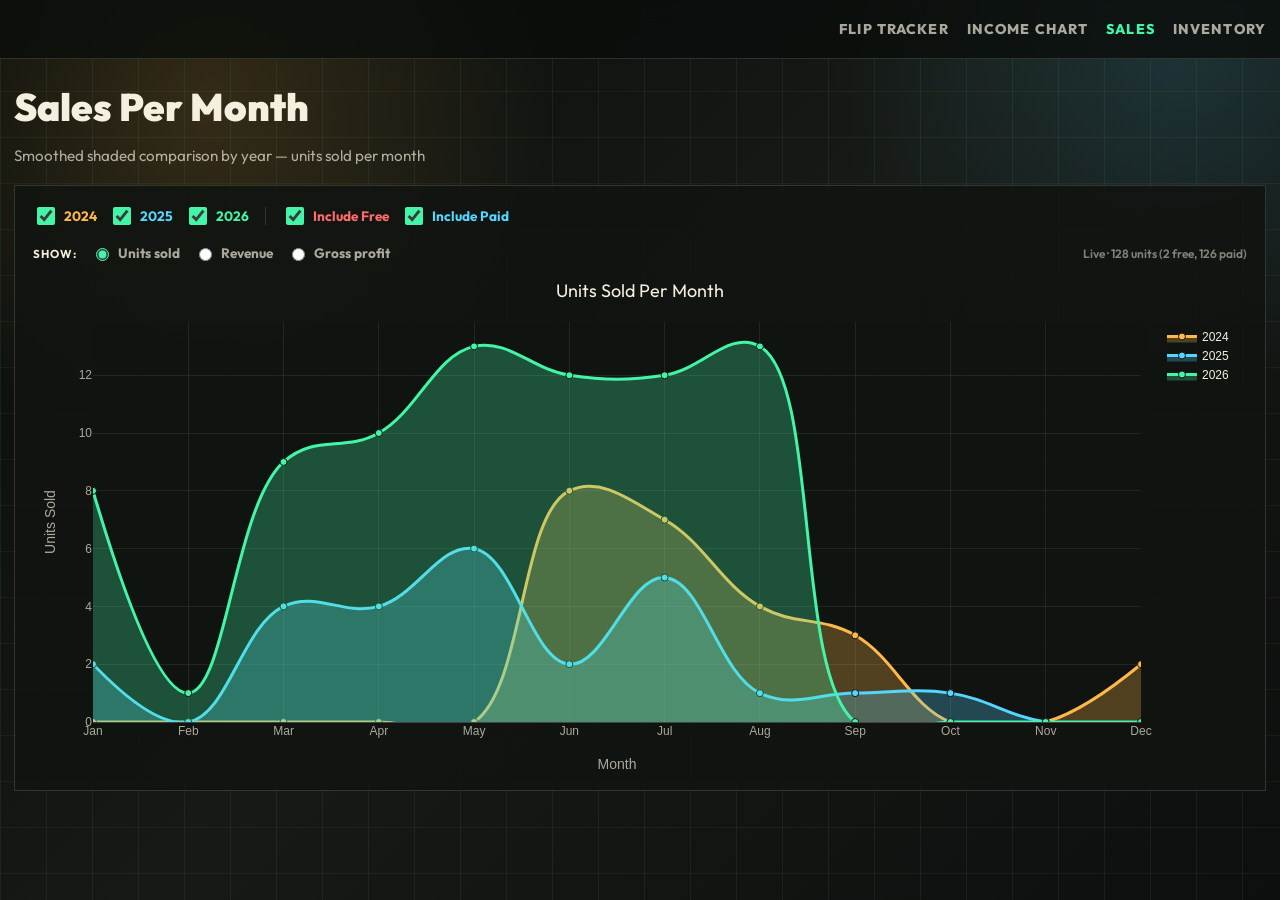
<file: sales-by-month.html>
<!DOCTYPE html>
<html lang="en">
<head>
    <meta charset="UTF-8">
    <meta name="viewport" content="width=device-width, initial-scale=1.0">
    <title>Sales Per Month by Year</title>
    <link href="https://fonts.googleapis.com/css2?family=Outfit:wght@400;600;700;900&display=swap" rel="stylesheet">
    <script src="https://cdn.plot.ly/plotly-2.35.2.min.js"></script>
    <style>
        :root {
            --ink: #f4f0df;
            --muted: rgba(244, 240, 223, 0.68);
            --panel: rgba(16, 20, 17, 0.88);
            --line: rgba(244, 240, 223, 0.15);
            --hud: #42f5a7;
            --amber: #ffb84a;
            --cyan: #55d6ff;
            --runway: #0b0e0d;
        }
        * { box-sizing: border-box; }
        body {
            margin: 0;
            min-height: 100vh;
            color: var(--ink);
            font-family: "Outfit", system-ui, sans-serif;
            background:
                linear-gradient(90deg, rgba(66, 245, 167, 0.08) 1px, transparent 1px) 0 0 / 46px 46px,
                linear-gradient(0deg, rgba(255, 184, 74, 0.06) 1px, transparent 1px) 0 0 / 46px 46px,
                radial-gradient(circle at 16% 12%, rgba(255, 184, 74, 0.16), transparent 26%),
                radial-gradient(circle at 92% 6%, rgba(85, 214, 255, 0.14), transparent 24%),
                linear-gradient(135deg, #090d0b 0%, #161915 48%, #0d0f0e 100%);
        }
        .top-header {
            position: sticky;
            top: 0;
            z-index: 20;
            border-bottom: 1px solid var(--line);
            background: rgba(9, 13, 11, 0.78);
            backdrop-filter: blur(14px);
        }
        .header-nav {
            width: min(1480px, calc(100% - 28px));
            min-height: 58px;
            margin: 0 auto;
            display: flex;
            align-items: center;
            justify-content: flex-end;
            gap: 18px;
            flex-wrap: wrap;
        }
        .header-link {
            color: var(--muted);
            text-decoration: none;
            font-weight: 800;
            font-size: 0.88rem;
            text-transform: uppercase;
            letter-spacing: 0.08em;
        }
        .header-link:hover, .header-link.active { color: var(--hud); }
        .page-shell {
            width: min(1480px, calc(100% - 28px));
            margin: 0 auto;
            padding: 24px 0 44px;
        }
        h1 {
            margin: 0 0 8px;
            font-size: clamp(1.5rem, 3vw, 2.5rem);
            font-weight: 900;
        }
        .subtitle {
            color: var(--muted);
            font-size: 0.95rem;
            margin-bottom: 20px;
        }
        .chart-panel {
            border: 1px solid var(--line);
            background: var(--panel);
            padding: 18px;
        }
        .chart-panel h2 {
            margin: 0 0 14px;
            font-size: 1.2rem;
            font-weight: 900;
        }
        #sales-chart {
            width: 100%;
            min-height: 500px;
        }
        .toggle-row {
            display: flex;
            gap: 12px;
            margin-bottom: 16px;
            flex-wrap: wrap;
            align-items: center;
        }
        .toggle-row label {
            display: flex;
            align-items: center;
            gap: 6px;
            color: var(--muted);
            font-size: 0.85rem;
            font-weight: 700;
            cursor: pointer;
        }
        .toggle-row input[type="checkbox"] {
            accent-color: var(--hud);
            width: 18px;
            height: 18px;
        }
        .toggle-sep {
            width: 1px;
            height: 18px;
            background: var(--line);
            margin: 0 4px;
        }
        .metric-row {
            display: flex;
            align-items: center;
            gap: 14px;
            margin: 0 0 10px;
            flex-wrap: wrap;
            color: var(--muted);
            font-size: 0.85rem;
            font-weight: 700;
        }
        .metric-row label { display: inline-flex; align-items: center; gap: 6px; cursor: pointer; }
        .metric-row input { accent-color: var(--hud); }
        .metric-label { color: var(--ink); text-transform: uppercase; letter-spacing: 0.08em; font-size: 0.72rem; }
        .sales-source { margin-left: auto; color: rgba(244, 240, 223, 0.5); font-size: 0.75rem; font-weight: 600; }
        @media (max-width: 720px) {
            .header-nav { justify-content: center; gap: 12px; }
            #sales-chart { min-height: 400px; }
            .sales-source { width: 100%; margin-left: 0; }
        }
    </style>
</head>
<body>
    <header class="top-header">
        <nav class="header-nav" aria-label="Main menu">
            <a class="header-link" href="/flip-tracker.html">Flip Tracker</a>
            <a class="header-link" href="/Flipping%20Income%20Chart/">Income Chart</a>
            <a class="header-link active" href="/sales-by-month.html">Sales</a>
            <a class="header-link" href="/inventory.html">Inventory</a>
        </nav>
    </header>
    <main class="page-shell">
        <h1>Sales Per Month</h1>
        <p class="subtitle">Smoothed shaded comparison by year — units sold per month</p>
        
        <section class="chart-panel">
            <div class="toggle-row">
                <label><input type="checkbox" id="toggle-2024" checked> <span style="color:#ffb84a;">2024</span></label>
                <label><input type="checkbox" id="toggle-2025" checked> <span style="color:#55d6ff;">2025</span></label>
                <label><input type="checkbox" id="toggle-2026" checked> <span style="color:#42f5a7;">2026</span></label>
                <div class="toggle-sep"></div>
                <label><input type="checkbox" id="toggle-include-free" checked> <span style="color:#ff6b6b;">Include Free</span></label>
                <label><input type="checkbox" id="toggle-include-paid" checked> <span style="color:#55d6ff;">Include Paid</span></label>
            </div>
            <div class="metric-row" role="group" aria-label="Sales chart metric">
                <span class="metric-label">Show:</span>
                <label><input type="radio" name="metric" value="count" checked> Units sold</label>
                <label><input type="radio" name="metric" value="revenue"> Revenue</label>
                <label><input type="radio" name="metric" value="profit"> Gross profit</label>
                <span id="sales-source" class="sales-source">Loading live sales data…</span>
            </div>
            <div id="sales-chart"></div>
        </section>
    </main>

    <script>
        const months = ['Jan','Feb','Mar','Apr','May','Jun','Jul','Aug','Sep','Oct','Nov','Dec'];
        const years = ['2024', '2025', '2026'];
        const colors = { '2024': '#ffb84a', '2025': '#55d6ff', '2026': '#42f5a7' };
        const SHEET_ID = '12TELzT2bzIxdry3pyLvSv3hdWJpkdvGC25aSlvsBq94';
        let metric = 'count';
        const metricConfig = {
            count: { label: 'Units Sold Per Month', axis: 'Units Sold', hover: 'units', prefix: '', format: ',.0f' },
            revenue: { label: 'Revenue Per Month', axis: 'Revenue', hover: 'revenue', prefix: '$', format: '$,.0f' },
            profit: { label: 'Gross Profit Per Month', axis: 'Gross Profit', hover: 'profit', prefix: '$', format: '$,.0f' }
        };

        let monthlyData = {};
        let rawSalesRecords = [];

        function parseNumber(value) {
            const number = Number(String(value ?? '').replace(/[$,% ,]/g, ''));
            return Number.isFinite(number) ? number : 0;
        }

        function parseDate(value) {
            const text = String(value ?? '').trim();
            const gviz = text.match(/^Date\((\d{4}),(\d{1,2}),(\d{1,2})\)$/);
            if (gviz) return `${gviz[1]}-${String(Number(gviz[2]) + 1).padStart(2, '0')}-${String(gviz[3]).padStart(2, '0')}`;
            const mdy = text.match(/^(\d{1,2})\/(\d{1,2})\/(\d{4})$/);
            return mdy ? `${mdy[3]}-${mdy[1].padStart(2, '0')}-${mdy[2].padStart(2, '0')}` : '';
        }

        function getFilteredMonthlyData() {
            const includeFree = document.getElementById('toggle-include-free')?.checked ?? true;
            const includePaid = document.getElementById('toggle-include-paid')?.checked ?? true;
            const filtered = {};
            years.forEach(y => { filtered[y] = new Array(12).fill(0).map(() => ({ count: 0, revenue: 0, profit: 0 })); });
            
            let freeCount = 0;
            let paidCount = 0;
            rawSalesRecords.forEach(record => {
                const date = parseDate(record['Sold Date'] || record['Date sold']);
                if (!date) return;
                const year = date.slice(0, 4);
                const month = parseInt(date.slice(5, 7), 10) - 1;
                
                const costBasis = parseNumber(record['Cost Basis'] || record['Cost Basis']);
                const isFree = costBasis <= 0;
                if (isFree && !includeFree) return;
                if (!isFree && !includePaid) return;
                if (isFree) freeCount++;
                else paidCount++;
                
                if (filtered[year] && month >= 0 && month < 12) {
                    filtered[year][month].count += 1;
                    filtered[year][month].revenue += parseNumber(record['Sale Price'] || record['Sale price']);
                    filtered[year][month].profit += parseNumber(record['Gross Profit'] || record['Profit']);
                }
            });
            
            // Rebuild monthlyData from filtered results
            monthlyData = {};
            years.forEach(year => {
                for (let m = 0; m < 12; m++) {
                    const key = `${year}-${String(m + 1).padStart(2, '0')}`;
                    const data = filtered[year][m];
                    if (data.count > 0 || data.revenue > 0 || data.profit > 0) {
                        monthlyData[key] = { ...data };
                    }
                }
            });
            
            const status = document.getElementById('sales-source');
            if (status) {
                const totalUnits = Object.values(filtered).flat().reduce((a, b) => a + b.count, 0);
                let msg = `Live · ${totalUnits} units`;
                const parts = [];
                if (freeCount > 0) parts.push(`${freeCount} free`);
                if (paidCount > 0) parts.push(`${paidCount} paid`);
                if (parts.length) msg += ` (${parts.join(', ')})`;
                status.textContent = msg;
            }
            
            return monthlyData;
        }

        async function loadLiveSales() {
            const status = document.getElementById('sales-source');
            try {
                const url = `https://docs.google.com/spreadsheets/d/${SHEET_ID}/gviz/tq?sheet=${encodeURIComponent('Sales Ledger')}&range=A1:N1000&headers=1&tqx=out:json`;
                const response = await fetch(url, { cache: 'no-store' });
                const text = await response.text();
                const payload = JSON.parse(text.slice(text.indexOf('{'), text.lastIndexOf('}') + 1));
                const headers = payload.table.cols.map((col, index) => col.label || col.id || `Column ${index + 1}`);
                
                rawSalesRecords.length = 0;
                (payload.table.rows || []).forEach(row => {
                    const record = Object.fromEntries(headers.map((header, index) => [header, row.c?.[index]?.v ?? '']));
                    rawSalesRecords.push(record);
                });
                
                getFilteredMonthlyData();
                render();
            } catch (error) {
                if (status) status.textContent = 'Showing cached sales data';
                getFilteredMonthlyData();
                render();
            }
        }

        // Initial static fallback data (used if live fetch fails)
        rawSalesRecords = [
            { 'Sold Date': '6/1/2024', 'Cost Basis': '$50' },
            { 'Sold Date': '6/28/2024', 'Cost Basis': '$100' },
            { 'Sold Date': '6/30/2024', 'Cost Basis': '$60' },
            { 'Sold Date': '6/30/2024', 'Cost Basis': '$40' },
            { 'Sold Date': '6/30/2024', 'Cost Basis': '$40' },
            { 'Sold Date': '6/30/2024', 'Cost Basis': '$15' },
            { 'Sold Date': '6/30/2024', 'Cost Basis': '$50' },
            { 'Sold Date': '6/30/2024', 'Cost Basis': '$15' },
            { 'Sold Date': '7/1/2024', 'Cost Basis': '$0' },
            { 'Sold Date': '7/1/2024', 'Cost Basis': '$0' },
            { 'Sold Date': '7/3/2024', 'Cost Basis': '$45' },
            { 'Sold Date': '7/3/2024', 'Cost Basis': '$15' },
            { 'Sold Date': '7/4/2024', 'Cost Basis': '$80' },
            { 'Sold Date': '7/4/2024', 'Cost Basis': '$15' },
            { 'Sold Date': '7/17/2024', 'Cost Basis': '$80' },
            { 'Sold Date': '8/20/2024', 'Cost Basis': '$50' },
            { 'Sold Date': '8/29/2024', 'Cost Basis': '$15' },
            { 'Sold Date': '8/29/2024', 'Cost Basis': '$100' },
            { 'Sold Date': '8/30/2024', 'Cost Basis': '$125' },
            { 'Sold Date': '9/1/2024', 'Cost Basis': '$40' },
            { 'Sold Date': '9/1/2024', 'Cost Basis': '$50' },
            { 'Sold Date': '9/5/2024', 'Cost Basis': '$100' },
            { 'Sold Date': '12/24/2024', 'Cost Basis': '$5' },
            { 'Sold Date': '12/24/2024', 'Cost Basis': '$5' },
            { 'Sold Date': '1/26/2025', 'Cost Basis': '$100' },
            { 'Sold Date': '1/26/2025', 'Cost Basis': '$75' },
            { 'Sold Date': '3/13/2025', 'Cost Basis': '$60' },
            { 'Sold Date': '3/22/2025', 'Cost Basis': '$75' },
            { 'Sold Date': '3/22/2025', 'Cost Basis': '$10' },
            { 'Sold Date': '3/30/2025', 'Cost Basis': '$30' },
            { 'Sold Date': '4/4/2025', 'Cost Basis': '$50' },
            { 'Sold Date': '4/7/2025', 'Cost Basis': '$40' },
            { 'Sold Date': '4/22/2025', 'Cost Basis': '$80' },
            { 'Sold Date': '4/22/2025', 'Cost Basis': '$40' },
            { 'Sold Date': '5/3/2025', 'Cost Basis': '$30' },
            { 'Sold Date': '5/3/2025', 'Cost Basis': '$10' },
            { 'Sold Date': '5/3/2025', 'Cost Basis': '$250' },
            { 'Sold Date': '5/3/2025', 'Cost Basis': '$50' },
            { 'Sold Date': '5/3/2025', 'Cost Basis': '$15' },
            { 'Sold Date': '5/3/2025', 'Cost Basis': '$85' },
            { 'Sold Date': '6/14/2025', 'Cost Basis': '$107' },
            { 'Sold Date': '6/7/2025', 'Cost Basis': '$85' },
            { 'Sold Date': '7/3/2025', 'Cost Basis': '$40' },
            { 'Sold Date': '7/22/2025', 'Cost Basis': '$40' },
            { 'Sold Date': '7/22/2025', 'Cost Basis': '$30' },
            { 'Sold Date': '7/23/2025', 'Cost Basis': '$70' },
            { 'Sold Date': '7/29/2025', 'Cost Basis': '$40' },
            { 'Sold Date': '8/7/2025', 'Cost Basis': '$100' },
            { 'Sold Date': '9/14/2025', 'Cost Basis': '$40' },
            { 'Sold Date': '10/5/2025', 'Cost Basis': '$85' },
            { 'Sold Date': '1/15/2026', 'Cost Basis': '$60' },
            { 'Sold Date': '1/20/2026', 'Cost Basis': '$150' },
            { 'Sold Date': '1/22/2026', 'Cost Basis': '$45' },
            { 'Sold Date': '1/25/2026', 'Cost Basis': '$25' },
            { 'Sold Date': '1/26/2026', 'Cost Basis': '$80' },
            { 'Sold Date': '1/28/2026', 'Cost Basis': '$30' },
            { 'Sold Date': '1/29/2026', 'Cost Basis': '$55' },
            { 'Sold Date': '1/30/2026', 'Cost Basis': '$40' },
            { 'Sold Date': '2/5/2026', 'Cost Basis': '$15' },
            { 'Sold Date': '3/2/2026', 'Cost Basis': '$50' },
            { 'Sold Date': '3/5/2026', 'Cost Basis': '$25' },
            { 'Sold Date': '3/8/2026', 'Cost Basis': '$100' },
            { 'Sold Date': '3/12/2026', 'Cost Basis': '$40' },
            { 'Sold Date': '3/15/2026', 'Cost Basis': '$60' },
            { 'Sold Date': '3/18/2026', 'Cost Basis': '$35' },
            { 'Sold Date': '3/22/2026', 'Cost Basis': '$80' },
            { 'Sold Date': '3/25/2026', 'Cost Basis': '$45' },
            { 'Sold Date': '3/28/2026', 'Cost Basis': '$55' },
            { 'Sold Date': '4/2/2026', 'Cost Basis': '$30' },
            { 'Sold Date': '4/5/2026', 'Cost Basis': '$75' },
            { 'Sold Date': '4/8/2026', 'Cost Basis': '$90' },
            { 'Sold Date': '4/10/2026', 'Cost Basis': '$50' },
            { 'Sold Date': '4/12/2026', 'Cost Basis': '$65' },
            { 'Sold Date': '4/15/2026', 'Cost Basis': '$25' },
            { 'Sold Date': '4/18/2026', 'Cost Basis': '$40' },
            { 'Sold Date': '4/22/2026', 'Cost Basis': '$55' },
            { 'Sold Date': '4/25/2026', 'Cost Basis': '$70' },
            { 'Sold Date': '4/28/2026', 'Cost Basis': '$35' },
            { 'Sold Date': '5/1/2026', 'Cost Basis': '$45' },
            { 'Sold Date': '5/3/2026', 'Cost Basis': '$60' },
            { 'Sold Date': '5/5/2026', 'Cost Basis': '$80' },
            { 'Sold Date': '5/8/2026', 'Cost Basis': '$50' },
            { 'Sold Date': '5/10/2026', 'Cost Basis': '$35' },
            { 'Sold Date': '5/12/2026', 'Cost Basis': '$90' },
            { 'Sold Date': '5/15/2026', 'Cost Basis': '$55' },
            { 'Sold Date': '5/18/2026', 'Cost Basis': '$75' },
            { 'Sold Date': '5/20/2026', 'Cost Basis': '$40' },
            { 'Sold Date': '5/22/2026', 'Cost Basis': '$65' },
            { 'Sold Date': '5/25/2026', 'Cost Basis': '$85' },
            { 'Sold Date': '5/28/2026', 'Cost Basis': '$50' },
            { 'Sold Date': '5/30/2026', 'Cost Basis': '$70' },
            { 'Sold Date': '6/2/2026', 'Cost Basis': '$45' },
            { 'Sold Date': '6/5/2026', 'Cost Basis': '$60' },
            { 'Sold Date': '6/8/2026', 'Cost Basis': '$35' },
            { 'Sold Date': '6/10/2026', 'Cost Basis': '$80' },
            { 'Sold Date': '6/12/2026', 'Cost Basis': '$55' },
            { 'Sold Date': '6/15/2026', 'Cost Basis': '$90' },
            { 'Sold Date': '6/18/2026', 'Cost Basis': '$40' },
            { 'Sold Date': '6/20/2026', 'Cost Basis': '$65' },
            { 'Sold Date': '6/22/2026', 'Cost Basis': '$75' },
            { 'Sold Date': '6/25/2026', 'Cost Basis': '$50' },
            { 'Sold Date': '6/28/2026', 'Cost Basis': '$85' },
            { 'Sold Date': '6/30/2026', 'Cost Basis': '$70' },
            { 'Sold Date': '7/2/2026', 'Cost Basis': '$45' },
            { 'Sold Date': '7/5/2026', 'Cost Basis': '$60' },
            { 'Sold Date': '7/8/2026', 'Cost Basis': '$35' },
            { 'Sold Date': '7/10/2026', 'Cost Basis': '$80' },
            { 'Sold Date': '7/12/2026', 'Cost Basis': '$55' },
            { 'Sold Date': '7/15/2026', 'Cost Basis': '$90' },
            { 'Sold Date': '7/18/2026', 'Cost Basis': '$40' },
            { 'Sold Date': '7/20/2026', 'Cost Basis': '$65' },
            { 'Sold Date': '7/22/2026', 'Cost Basis': '$75' },
            { 'Sold Date': '7/25/2026', 'Cost Basis': '$50' },
            { 'Sold Date': '7/28/2026', 'Cost Basis': '$85' },
            { 'Sold Date': '7/30/2026', 'Cost Basis': '$70' },
            { 'Sold Date': '8/1/2026', 'Cost Basis': '$45' },
            { 'Sold Date': '8/3/2026', 'Cost Basis': '$60' },
            { 'Sold Date': '8/5/2026', 'Cost Basis': '$35' },
            { 'Sold Date': '8/8/2026', 'Cost Basis': '$80' },
            { 'Sold Date': '8/10/2026', 'Cost Basis': '$55' },
            { 'Sold Date': '8/12/2026', 'Cost Basis': '$90' },
            { 'Sold Date': '8/15/2026', 'Cost Basis': '$40' },
            { 'Sold Date': '8/18/2026', 'Cost Basis': '$65' },
            { 'Sold Date': '8/20/2026', 'Cost Basis': '$75' },
            { 'Sold Date': '8/22/2026', 'Cost Basis': '$50' },
            { 'Sold Date': '8/25/2026', 'Cost Basis': '$85' },
            { 'Sold Date': '8/28/2026', 'Cost Basis': '$70' },
            { 'Sold Date': '8/30/2026', 'Cost Basis': '$45' }
        ];
        rawSalesRecords.forEach(record => {
            const date = parseDate(record['Sold Date']);
            if (!date) return;
            const key = date.slice(0, 7);
            if (!monthlyData[key]) monthlyData[key] = { count: 0, revenue: 0, profit: 0 };
            monthlyData[key].count += 1;
        });

        function buildTraces() {
            const traces = [];
            years.forEach(year => {
                const counts = [];
                for (let m = 1; m <= 12; m++) {
                    const key = `${year}-${String(m).padStart(2, '0')}`;
                    counts.push(monthlyData[key]?.[metric] || 0);
                }
                traces.push({
                    name: year,
                    type: 'scatter',
                    mode: 'lines+markers',
                    x: months,
                    y: counts,
                    line: { color: colors[year], width: 3, shape: 'spline', smoothing: 1.15 },
                    marker: { color: colors[year], size: 7, line: { color: '#101411', width: 1 } },
                    fill: 'tozeroy',
                    fillcolor: `${colors[year]}45`,
                    connectgaps: true,
                    hovertemplate: `<b>${year}</b><br>%{x}: %{y:${metricConfig[metric].format}} ${metricConfig[metric].hover}<extra></extra>`
                });
            });
            return traces;
        }

        const layout = {
            title: {
                text: metricConfig[metric].label,
                font: { color: '#f4f0df', size: 18, family: 'Outfit, sans-serif' }
            },
            xaxis: {
                title: { text: 'Month', font: { color: 'rgba(244,240,223,0.68)' } },
                tickfont: { color: 'rgba(244,240,223,0.68)' },
                gridcolor: 'rgba(244,240,223,0.08)'
            },
            yaxis: {
                title: { text: metricConfig[metric].axis, font: { color: 'rgba(244,240,223,0.68)' } },
                tickprefix: metricConfig[metric].prefix,
                tickfont: { color: 'rgba(244,240,223,0.68)' },
                gridcolor: 'rgba(244,240,223,0.08)',
                dtick: 2,
                rangemode: 'tozero'
            },
            legend: {
                font: { color: '#f4f0df' },
                bgcolor: 'transparent'
            },
            plot_bgcolor: 'rgba(16,20,17,0.5)',
            paper_bgcolor: 'transparent',
            hovermode: 'x unified',
            margin: { t: 50, b: 50, l: 60, r: 24 }
        };

        const config = { responsive: true, displayModeBar: false };

        function render() {
            getFilteredMonthlyData();
            const show2024 = document.getElementById('toggle-2024').checked;
            const show2025 = document.getElementById('toggle-2025').checked;
            const show2026 = document.getElementById('toggle-2026').checked;
            
            const traces = buildTraces().filter(t => {
                if (t.name === '2024') return show2024;
                if (t.name === '2025') return show2025;
                if (t.name === '2026') return show2026;
                return true;
            });
            layout.title.text = metricConfig[metric].label;
            layout.yaxis.title.text = metricConfig[metric].axis;
            layout.yaxis.tickprefix = metricConfig[metric].prefix;
            layout.yaxis.dtick = metric === 'count' ? 2 : undefined;
            Plotly.newPlot('sales-chart', traces, layout, config);
        }

        document.getElementById('toggle-2024').addEventListener('change', render);
        document.getElementById('toggle-2025').addEventListener('change', render);
        document.getElementById('toggle-2026').addEventListener('change', render);
        document.getElementById('toggle-include-free').addEventListener('change', render);
        document.getElementById('toggle-include-paid').addEventListener('change', render);
        document.querySelectorAll('input[name="metric"]').forEach(input => input.addEventListener('change', event => {
            metric = event.target.value;
            render();
        }));

        render();
        loadLiveSales();
    </script>
</body>
</html>
</file>
<file: Flipping Income Chart/styles.css>
:root {
    --ink: #f4f0df;
    --muted: rgba(244, 240, 223, 0.68);
    --panel: rgba(16, 20, 17, 0.88);
    --panel-2: rgba(26, 31, 28, 0.92);
    --line: rgba(244, 240, 223, 0.15);
    --hud: #42f5a7;
    --amber: #ffb84a;
    --danger: #ff4d5a;
    --cyan: #55d6ff;
    --runway: #0b0e0d;
}

* {
    box-sizing: border-box;
}

body {
    margin: 0;
    min-height: 100vh;
    color: var(--ink);
    font-family: "Outfit", system-ui, sans-serif;
    background:
        linear-gradient(90deg, rgba(66, 245, 167, 0.08) 1px, transparent 1px) 0 0 / 46px 46px,
        linear-gradient(0deg, rgba(255, 184, 74, 0.06) 1px, transparent 1px) 0 0 / 46px 46px,
        radial-gradient(circle at 16% 12%, rgba(255, 184, 74, 0.16), transparent 26%),
        radial-gradient(circle at 92% 6%, rgba(85, 214, 255, 0.14), transparent 24%),
        linear-gradient(135deg, #090d0b 0%, #161915 48%, #0d0f0e 100%);
}

button,
input,
select {
    font: inherit;
}

.top-header {
    position: sticky;
    top: 0;
    z-index: 20;
    border-bottom: 1px solid var(--line);
    background: rgba(9, 13, 11, 0.78);
    backdrop-filter: blur(14px);
}

.header-nav {
    width: min(1480px, calc(100% - 28px));
    min-height: 58px;
    margin: 0 auto;
    display: flex;
    align-items: center;
    justify-content: flex-end;
    gap: 18px;
    flex-wrap: wrap;
}

.header-link {
    color: var(--muted);
    text-decoration: none;
    font-weight: 800;
    font-size: 0.88rem;
    text-transform: uppercase;
    letter-spacing: 0.08em;
}

.header-link:hover,
.header-link:focus-visible,
.header-link.active {
    color: var(--hud);
    outline: none;
}

.page-shell {
    width: min(1480px, calc(100% - 28px));
    margin: 0 auto;
    padding: 24px 0 44px;
}

.hero {
    min-height: 116px;
    display: grid;
    grid-template-columns: minmax(260px, 1fr) auto;
    gap: 18px;
    align-items: center;
    border-bottom: 1px solid var(--line);
}

.eyebrow,
.source-note span,
.source-status,
.kpi span,
.filters span {
    display: block;
    color: var(--muted);
    font-size: 0.72rem;
    font-weight: 900;
    letter-spacing: 0.11em;
    text-transform: uppercase;
}

h1,
h2,
p {
    margin: 0;
}

h1 {
    margin-top: 7px;
    color: var(--ink);
    font-size: clamp(1.9rem, 4vw, 3.5rem);
    font-weight: 900;
    line-height: 1;
}

h2 {
    margin-top: 6px;
    color: var(--ink);
    font-size: clamp(1.25rem, 2.2vw, 2rem);
    font-weight: 900;
    line-height: 1.05;
}

.hero p {
    max-width: 760px;
    margin-top: 12px;
    color: var(--muted);
    font-size: 1rem;
}

.source-note,
.kpi,
.panel {
    border: 1px solid var(--line);
    background: var(--panel);
}

.source-note {
    min-width: 220px;
    padding: 14px;
}

.source-note strong {
    display: block;
    margin-top: 7px;
    color: var(--hud);
}
.source-status {
    margin-top: 10px;
    color: var(--cyan);
    letter-spacing: 0.03em;
    text-transform: none;
}

.kpi-grid {
    margin: 18px 0;
    display: grid;
    grid-template-columns: repeat(6, minmax(120px, 1fr));
    gap: 10px;
}

.kpi {
    min-height: 72px;
    padding: 13px;
    background: rgba(16, 20, 17, 0.64);
    cursor: help;
}

.kpi strong {
    display: block;
    margin-top: 8px;
    color: var(--hud);
    font-size: clamp(1.05rem, 1.5vw, 1.45rem);
    line-height: 1;
}

.kpi-primary {
    border-color: rgba(66, 245, 167, 0.5);
    background:
        linear-gradient(180deg, rgba(66, 245, 167, 0.20), rgba(66, 245, 167, 0.10)),
        rgba(16, 20, 17, 0.82);
    box-shadow: inset 0 0 0 1px rgba(66, 245, 167, 0.18);
}

.kpi-go {
    border-color: rgba(66, 245, 167, 0.34);
    background:
        linear-gradient(180deg, rgba(66, 245, 167, 0.13), rgba(66, 245, 167, 0.06)),
        rgba(16, 20, 17, 0.78);
    box-shadow: inset 0 0 0 1px rgba(66, 245, 167, 0.14);
}

.kpi-cyan {
    border-color: rgba(85, 214, 255, 0.34);
    background:
        linear-gradient(180deg, rgba(85, 214, 255, 0.12), rgba(85, 214, 255, 0.05)),
        rgba(16, 20, 17, 0.78);
    box-shadow: inset 0 0 0 1px rgba(85, 214, 255, 0.14);
}

.kpi-amber {
    border-color: rgba(255, 184, 74, 0.34);
    background:
        linear-gradient(180deg, rgba(255, 184, 74, 0.12), rgba(255, 184, 74, 0.05)),
        rgba(16, 20, 17, 0.78);
    box-shadow: inset 0 0 0 1px rgba(255, 184, 74, 0.14);
}

.kpi-danger {
    border-color: rgba(255, 77, 90, 0.34);
    background:
        linear-gradient(180deg, rgba(255, 77, 90, 0.13), rgba(255, 77, 90, 0.05)),
        rgba(16, 20, 17, 0.78);
    box-shadow: inset 0 0 0 1px rgba(255, 77, 90, 0.14);
}

.kpi-info {
    border-color: rgba(199, 188, 255, 0.3);
    background:
        linear-gradient(180deg, rgba(199, 188, 255, 0.12), rgba(199, 188, 255, 0.05)),
        rgba(16, 20, 17, 0.78);
    box-shadow: inset 0 0 0 1px rgba(199, 188, 255, 0.12);
}

.kpi-slate {
    border-color: rgba(129, 139, 146, 0.4);
    background:
        linear-gradient(180deg, rgba(129, 139, 146, 0.12), rgba(129, 139, 146, 0.05)),
        rgba(16, 20, 17, 0.78);
    box-shadow: inset 0 0 0 1px rgba(129, 139, 146, 0.12);
}

.kpi-expander {
    margin: 18px 0 12px;
}

.kpi-expander details {
    border: 1px solid var(--line);
    background: rgba(16, 20, 17, 0.48);
    padding: 12px 14px 14px;
}

.kpi-expander summary {
    cursor: pointer;
    list-style: none;
    color: var(--hud);
    font-weight: 900;
    text-transform: uppercase;
    letter-spacing: 0.09em;
}

.kpi-expander summary::-webkit-details-marker {
    display: none;
}

.secondary-kpis {
    margin-top: 12px;
    display: grid;
    grid-template-columns: repeat(4, minmax(0, 1fr));
    gap: 10px;
}

.panel {
    margin-top: 16px;
    padding: 18px;
    background: var(--panel);
}

.panel-heading {
    display: flex;
    justify-content: space-between;
    gap: 18px;
    align-items: end;
    margin-bottom: 14px;
}

.filters {
    display: flex;
    flex-wrap: wrap;
    justify-content: flex-end;
    gap: 10px;
}

.range-filter {
    min-width: 220px;
    margin-top: 0;
}

.range-filter > span {
    display: block;
    color: var(--muted);
    font-size: 0.72rem;
    font-weight: 900;
    letter-spacing: 0.11em;
    text-transform: uppercase;
}

.range-inputs {
    display: grid;
    grid-template-columns: 1fr 1fr;
    gap: 8px;
    margin-top: 7px;
}

.range-inputs input {
    width: 100%;
    height: 42px;
    border: 1px solid rgba(244, 240, 223, 0.2);
    border-radius: 0;
    background: rgba(9, 13, 11, 0.92);
    color: var(--ink);
    padding: 0 11px;
}

.range-inputs input:focus {
    border-color: var(--hud);
    outline: none;
    box-shadow: 0 0 0 2px rgba(66, 245, 167, 0.12);
}

select {
    min-width: 170px;
    height: 42px;
    margin-top: 7px;
    border: 1px solid rgba(244, 240, 223, 0.2);
    border-radius: 0;
    color: var(--ink);
    background: rgba(9, 13, 11, 0.92);
    padding: 0 11px;
}

select:focus {
    border-color: var(--hud);
    outline: none;
    box-shadow: 0 0 0 2px rgba(66, 245, 167, 0.12);
}

.multi-filter {
    position: relative;
    min-width: 220px;
}

.multi-filter-button {
    width: 100%;
    height: 42px;
    margin-top: 7px;
    display: inline-flex;
    align-items: center;
    justify-content: space-between;
    gap: 12px;
    border: 1px solid rgba(244, 240, 223, 0.2);
    border-radius: 0;
    color: var(--ink);
    background: rgba(9, 13, 11, 0.92);
    padding: 0 11px;
    cursor: pointer;
}

.multi-filter-button:focus {
    border-color: var(--hud);
    outline: none;
    box-shadow: 0 0 0 2px rgba(66, 245, 167, 0.12);
}

.multi-filter-caret {
    color: var(--muted);
}

.multi-filter-panel {
    position: absolute;
    top: calc(100% + 6px);
    right: 0;
    z-index: 30;
    width: min(320px, 90vw);
    max-height: 360px;
    overflow: auto;
    border: 1px solid rgba(244, 240, 223, 0.18);
    background: rgba(9, 13, 11, 0.98);
    box-shadow: 0 18px 40px rgba(0, 0, 0, 0.35);
    padding: 10px;
}

.multi-filter-actions {
    display: flex;
    gap: 8px;
    margin-bottom: 10px;
}

.multi-filter-actions button {
    flex: 1;
    height: 34px;
    border: 1px solid rgba(244, 240, 223, 0.18);
    background: rgba(16, 20, 17, 0.75);
    color: var(--ink);
    font-weight: 800;
    text-transform: uppercase;
    letter-spacing: 0.05em;
    cursor: pointer;
}

.multi-filter-options {
    display: grid;
    gap: 6px;
}

.multi-filter-option {
    display: flex;
    align-items: center;
    gap: 8px;
    padding: 6px 8px;
    border: 1px solid rgba(244, 240, 223, 0.12);
    background: rgba(16, 20, 17, 0.36);
    color: var(--ink);
    cursor: pointer;
}

.multi-filter-option input {
    margin: 0;
}

.trace-controls {
    display: flex;
    flex-wrap: wrap;
    gap: 8px;
    margin: 8px 0 12px;
}

.trace-toggle {
    position: relative;
    min-height: 36px;
    display: inline-flex;
    align-items: center;
    gap: 8px;
    padding: 8px 10px;
    border: 1px solid rgba(244, 240, 223, 0.18);
    color: var(--muted);
    background: rgba(9, 13, 11, 0.58);
    font-size: 0.82rem;
    font-weight: 900;
    text-transform: uppercase;
    letter-spacing: 0.06em;
    cursor: pointer;
}

.trace-toggle::after {
    content: attr(data-tooltip);
    position: absolute;
    left: 50%;
    bottom: calc(100% + 10px);
    z-index: 40;
    width: min(280px, 82vw);
    padding: 10px 12px;
    border: 1px solid rgba(66, 245, 167, 0.45);
    background: rgba(9, 13, 11, 0.98);
    color: var(--ink);
    box-shadow: 0 14px 36px rgba(0, 0, 0, 0.42);
    font-size: 0.78rem;
    font-weight: 700;
    line-height: 1.35;
    letter-spacing: 0.02em;
    text-transform: none;
    white-space: normal;
    transform: translate(-50%, 4px);
    opacity: 0;
    pointer-events: none;
    transition: opacity 0.16s ease, transform 0.16s ease;
}

.trace-toggle:hover::after,
.trace-toggle:focus-within::after {
    opacity: 1;
    transform: translate(-50%, 0);
}

.trace-tooltip {
    width: 16px;
    height: 16px;
    display: inline-flex;
    align-items: center;
    justify-content: center;
    border: 1px solid rgba(244, 240, 223, 0.28);
    border-radius: 999px;
    color: var(--cyan);
    font-size: 0.68rem;
    line-height: 1;
}

.trace-toggle input {
    accent-color: var(--hud);
}

.trace-toggle:has(input:checked) {
    border-color: rgba(66, 245, 167, 0.62);
    color: var(--hud);
    background: rgba(66, 245, 167, 0.08);
}

.plotly-chart {
    width: 100%;
    min-height: 640px;
}

.compact-chart {
    min-height: 420px;
}

.panel-note {
    margin: -4px 0 10px;
    color: var(--muted);
    font-size: 0.88rem;
    line-height: 1.45;
}

.split-grid {
    display: grid;
    grid-template-columns: minmax(0, 1fr) minmax(0, 1fr);
    gap: 16px;
}

.bar-list,
.inventory-list {
    display: grid;
    gap: 12px;
}

.bar-row {
    display: grid;
    gap: 7px;
}

.bar-row header,
.inventory-item {
    display: flex;
    justify-content: space-between;
    gap: 12px;
}

.bar-row header {
    font-weight: 800;
}

.bar-track {
    height: 10px;
    overflow: hidden;
    background: rgba(244, 240, 223, 0.1);
}

.bar-fill {
    height: 100%;
    background: linear-gradient(90deg, var(--hud), var(--amber));
}

.inventory-item {
    padding-bottom: 12px;
    border-bottom: 1px solid var(--line);
}

.inventory-item:last-child {
    padding-bottom: 0;
    border-bottom: 0;
}

.inventory-item strong {
    display: block;
    overflow-wrap: anywhere;
}

.inventory-item span {
    color: var(--muted);
    font-size: 0.9rem;
}


.inventory-prices {
    display: grid;
    grid-template-columns: repeat(2, minmax(0, 1fr));
    gap: 10px;
    min-width: 220px;
}

.inventory-prices div {
    display: flex;
    flex-direction: column;
    gap: 3px;
    align-items: flex-start;
}

.inventory-prices span {
    color: var(--muted);
    font-size: 0.73rem;
    text-transform: uppercase;
    letter-spacing: 0.08em;
}

.inventory-prices b {
    color: var(--ink);
    font-size: 0.98rem;
}.inventory-item b {
    color: var(--hud);
}

.list-expander {
    margin-top: 10px;
    border-top: 1px solid var(--line);
    padding-top: 10px;
}

.list-expander summary {
    cursor: pointer;
    color: var(--hud);
    font-weight: 900;
    text-transform: uppercase;
    letter-spacing: 0.08em;
}

.list-expander summary::-webkit-details-marker {
    display: none;
}

.table-wrap {
    overflow-x: auto;
}

table {
    width: 100%;
    border-collapse: collapse;
}

th,
td {
    padding: 12px 10px;
    border-bottom: 1px solid var(--line);
    text-align: left;
    vertical-align: top;
}

th {
    color: var(--muted);
    font-size: 0.74rem;
    font-weight: 900;
    letter-spacing: 0.08em;
    text-transform: uppercase;
}

td:last-child,
td:nth-child(4),
td:nth-child(5),
td:nth-child(6) {
    font-weight: 800;
}

.profit-positive {
    color: var(--hud);
}

.profit-negative {
    color: var(--danger);
}

@media (max-width: 980px) {
    .hero,
    .split-grid {
        grid-template-columns: 1fr;
    }

    .kpi-grid {
        grid-template-columns: repeat(3, minmax(0, 1fr));
    }

    .secondary-kpis {
        grid-template-columns: repeat(3, minmax(0, 1fr));
    }

    .panel-heading {
        align-items: stretch;
        flex-direction: column;
    }

    .filters {
        justify-content: stretch;
    }
}

@media (max-width: 620px) {
    .page-shell,
    .header-nav {
        width: min(100% - 20px, 1480px);
    }

    .header-nav {
        justify-content: flex-start;
        gap: 12px;
        padding: 10px 0;
    }

    .header-link {
        font-size: 0.76rem;
    }

    .kpi-grid {
        grid-template-columns: repeat(2, minmax(0, 1fr));
    }

    .secondary-kpis {
        grid-template-columns: repeat(2, minmax(0, 1fr));
    }

    .panel {
        padding: 13px;
    }

    #year-filter-wrap {
        min-width: 150px;
        flex: 0 1 150px;
    }

    #year-filter-panel {
        left: 0;
        right: auto;
        width: min(160px, calc(100vw - 20px));
    }

    #year-filter-panel .multi-filter-actions {
        flex-direction: column;
    }

    #year-filter-panel .multi-filter-actions button {
        width: 100%;
        flex: 0 0 auto;
    }

    #category-filter-wrap {
        min-width: 150px;
        flex: 0 1 150px;
    }

    #category-filter-panel {
        left: 0;
        right: auto;
        width: min(160px, calc(100vw - 20px));
    }

    #category-filter-panel .multi-filter-actions {
        flex-direction: column;
    }

    #category-filter-panel .multi-filter-actions button {
        width: 100%;
        flex: 0 0 auto;
    }

    select {
        width: 100%;
    }
}
</file>
<file: flip-tracker-v6.css>
:root {
    --ink: #f4f0df;
    --muted: rgba(244, 240, 223, 0.68);
    --panel: rgba(16, 20, 17, 0.88);
    --panel-2: rgba(26, 31, 28, 0.92);
    --line: rgba(244, 240, 223, 0.15);
    --hud: #42f5a7;
    --amber: #ffb84a;
    --danger: #ff4d5a;
    --cyan: #55d6ff;
    --steel: #818b92;
    --runway: #0b0e0d;
}

* {
    box-sizing: border-box;
}

body {
    margin: 0;
    min-height: 100vh;
    color: var(--ink);
    font-family: "Outfit", system-ui, sans-serif;
    background:
        linear-gradient(90deg, rgba(66, 245, 167, 0.08) 1px, transparent 1px) 0 0 / 46px 46px,
        linear-gradient(0deg, rgba(255, 184, 74, 0.06) 1px, transparent 1px) 0 0 / 46px 46px,
        radial-gradient(circle at 16% 12%, rgba(255, 184, 74, 0.16), transparent 26%),
        radial-gradient(circle at 92% 6%, rgba(85, 214, 255, 0.14), transparent 24%),
        linear-gradient(135deg, #090d0b 0%, #161915 48%, #0d0f0e 100%);
}

button,
input,
select {
    font: inherit;
}

.top-header {
    position: sticky;
    top: 0;
    z-index: 20;
    border-bottom: 1px solid var(--line);
    background: rgba(9, 13, 11, 0.78);
    backdrop-filter: blur(14px);
}

.header-nav {
    width: min(1480px, calc(100% - 28px));
    min-height: 58px;
    margin: 0 auto;
    display: flex;
    align-items: center;
    justify-content: flex-end;
    gap: 18px;
    flex-wrap: wrap;
}

.header-link {
    color: var(--muted);
    text-decoration: none;
    font-weight: 800;
    font-size: 0.88rem;
    text-transform: uppercase;
    letter-spacing: 0.08em;
}

.header-link:hover,
.header-link:focus-visible,
.header-link.active {
    color: var(--hud);
    outline: none;
}

.cockpit-shell {
    width: min(1480px, calc(100% - 28px));
    margin: 0 auto;
    padding: 24px 0 44px;
}

.mission-bar {
    min-height: 86px;
    display: grid;
    grid-template-columns: minmax(260px, 1fr) minmax(420px, 1.4fr);
    align-items: center;
    gap: 18px;
    border-bottom: 1px solid var(--line);
}

.mission-title span,
.mission-kpis span,
.control-deck span,
.rail-header span,
.quick-read span,
.gauge span,
.field-label {
    display: block;
    color: var(--muted);
    font-size: 0.72rem;
    font-weight: 900;
    letter-spacing: 0.11em;
    text-transform: uppercase;
}

h1,
h2 {
    margin: 0;
    line-height: 1;
}

h1 {
    margin-top: 7px;
    color: var(--ink);
    font-size: clamp(1.55rem, 2.7vw, 2.9rem);
    font-weight: 900;
    letter-spacing: 0;
}

h2 {
    margin-top: 6px;
    font-size: clamp(1.3rem, 2.4vw, 2.2rem);
    font-weight: 900;
}

.mission-kpis {
    display: grid;
    grid-template-columns: repeat(4, minmax(110px, 1fr));
    gap: 10px;
}

.mission-kpis div,
.quick-read div {
    min-height: 58px;
    border: 1px solid var(--line);
    background: rgba(16, 20, 17, 0.64);
    padding: 12px;
}

.mission-kpis strong,
.quick-read strong {
    display: block;
    margin-top: 6px;
    color: var(--hud);
    font-size: clamp(1.02rem, 1.35vw, 1.28rem);
    line-height: 1;
}

.private-cockpit {
    margin: 20px 0 18px;
    display: grid;
    gap: 14px;
}

.cockpit-hero-card,
.cockpit-card,
.cleanup-card {
    border: 1px solid var(--line);
    background: rgba(16, 20, 17, 0.78);
}

.cockpit-hero-card {
    display: flex;
    align-items: center;
    justify-content: space-between;
    gap: 16px;
    padding: 18px;
    background:
        linear-gradient(90deg, rgba(66, 245, 167, 0.11), transparent 46%),
        rgba(16, 20, 17, 0.84);
}

.eyebrow,
.card-heading span,
.input-grid span,
.result-grid span,
.result-meta span {
    display: block;
    color: var(--muted);
    font-size: 0.72rem;
    font-weight: 900;
    letter-spacing: 0.11em;
    text-transform: uppercase;
}

.cockpit-hero-card p,
.helper-copy,
.cleanup-card p {
    margin: 9px 0 0;
    color: var(--muted);
    line-height: 1.45;
}

.privacy-pill {
    flex: 0 0 auto;
    border: 1px solid rgba(85, 214, 255, 0.4);
    color: var(--cyan);
    padding: 8px 11px;
    font-size: 0.72rem;
    font-weight: 900;
    letter-spacing: 0.08em;
    text-transform: uppercase;
}

.cockpit-tool-grid {
    display: grid;
    grid-template-columns: minmax(240px, 0.8fr) minmax(320px, 1.25fr) minmax(260px, 0.9fr);
    gap: 14px;
    align-items: stretch;
}

.cockpit-card {
    padding: 14px;
}

.card-heading {
    display: flex;
    align-items: baseline;
    justify-content: space-between;
    gap: 10px;
    margin-bottom: 12px;
}

.card-heading strong {
    color: var(--ink);
    font-size: 1rem;
    font-weight: 900;
    text-align: right;
}

.upload-drop {
    min-height: 218px;
    display: grid;
    place-items: center;
    gap: 10px;
    border: 1px dashed rgba(66, 245, 167, 0.52);
    background: rgba(66, 245, 167, 0.05);
    color: var(--hud);
    padding: 14px;
    text-align: center;
    cursor: pointer;
}

.upload-drop input {
    position: absolute;
    opacity: 0;
    pointer-events: none;
}

#cockpit-preview {
    max-width: 100%;
    max-height: 190px;
    object-fit: contain;
    border: 1px solid rgba(244, 240, 223, 0.18);
}

.input-grid {
    display: grid;
    grid-template-columns: repeat(3, minmax(0, 1fr));
    gap: 10px;
}

.input-grid input,
.input-grid select {
    width: 100%;
    height: 38px;
    margin-top: 6px;
    border: 1px solid rgba(244, 240, 223, 0.2);
    background: rgba(9, 13, 11, 0.84);
    color: var(--ink);
    padding: 0 9px;
}

.cockpit-actions {
    display: flex;
    gap: 10px;
    margin-top: 12px;
    flex-wrap: wrap;
}

.cockpit-actions .reset-btn,
.cockpit-actions .nav-btn {
    flex: 1 1 160px;
}

.result-grid {
    display: grid;
    grid-template-columns: repeat(2, minmax(0, 1fr));
    gap: 10px;
}

.result-grid div {
    border: 1px solid rgba(244, 240, 223, 0.14);
    background: rgba(244, 240, 223, 0.035);
    padding: 10px;
}

.result-grid strong {
    display: block;
    margin-top: 5px;
    color: var(--hud);
    font-size: 1.18rem;
}

.result-meta {
    display: flex;
    flex-wrap: wrap;
    gap: 8px;
    margin-top: 12px;
}

.result-meta span {
    border: 1px solid rgba(85, 214, 255, 0.28);
    color: var(--cyan);
    padding: 6px 8px;
}

.risk-list {
    margin: 12px 0 0;
    padding-left: 18px;
    color: var(--muted);
    line-height: 1.45;
}

/* Purchase evaluator: ledger matching + track record (2026-11-18) */
.match-wrap {
    position: relative;
}

.match-list {
    position: absolute;
    left: 0;
    right: 0;
    top: calc(100% + 4px);
    z-index: 30;
    display: grid;
    border: 1px solid rgba(66, 245, 167, 0.45);
    background: rgba(9, 13, 11, 0.97);
    box-shadow: 0 10px 28px rgba(0, 0, 0, 0.5);
}

.match-list[hidden] {
    display: none;
}

.match-item {
    display: grid;
    gap: 2px;
    width: 100%;
    padding: 9px 10px;
    border: 0;
    border-bottom: 1px solid var(--line);
    background: transparent;
    color: var(--ink);
    text-align: left;
    cursor: pointer;
}

.match-item:last-child {
    border-bottom: 0;
}

.match-item:hover,
.match-item:focus-visible {
    background: rgba(66, 245, 167, 0.12);
    outline: none;
}

.match-item strong {
    font-size: 0.92rem;
}

.match-item small {
    color: var(--muted);
    font-size: 0.78rem;
}

.source-toggle {
    display: flex;
    align-items: center;
    flex-wrap: wrap;
    gap: 10px;
    margin-top: 12px;
}

.source-toggle > span {
    color: var(--muted);
    font-size: 0.72rem;
    font-weight: 900;
    letter-spacing: 0.11em;
    text-transform: uppercase;
}

.source-toggle label {
    display: inline-flex;
    align-items: center;
    gap: 6px;
    border: 1px solid rgba(244, 240, 223, 0.2);
    padding: 7px 10px;
    cursor: pointer;
    font-size: 0.88rem;
}

.source-toggle input[type="radio"] {
    accent-color: #42f5a7;
}

.track-record {
    margin-top: 12px;
    border: 1px solid rgba(85, 214, 255, 0.28);
    background: rgba(85, 214, 255, 0.05);
    padding: 12px;
}

.track-record .card-heading {
    margin-bottom: 8px;
}

.track-stats {
    display: grid;
    grid-template-columns: repeat(auto-fit, minmax(110px, 1fr));
    gap: 8px;
}

.track-stats div {
    border: 1px solid rgba(244, 240, 223, 0.14);
    background: rgba(244, 240, 223, 0.035);
    padding: 8px;
}

.track-stats span {
    display: block;
    color: var(--muted);
    font-size: 0.68rem;
    font-weight: 900;
    letter-spacing: 0.08em;
    text-transform: uppercase;
}

.track-stats strong {
    display: block;
    margin-top: 4px;
    color: var(--hud);
    font-size: 1.05rem;
}

.verdict-line {
    margin: 12px 0 0;
    color: var(--ink);
    line-height: 1.45;
    font-weight: 600;
}

.cleanup-grid {
    display: grid;
    grid-template-columns: repeat(4, minmax(0, 1fr));
    gap: 10px;
}

.cleanup-card {
    min-height: 150px;
    padding: 12px;
}

.cleanup-card > span {
    display: inline-grid;
    place-items: center;
    width: 28px;
    height: 28px;
    margin-bottom: 10px;
    border: 1px solid rgba(255, 184, 74, 0.55);
    color: var(--amber);
    font-weight: 900;
}

.cleanup-card strong {
    display: block;
    color: var(--ink);
    text-transform: uppercase;
    letter-spacing: 0.06em;
}

.control-deck {
    margin: 18px 0;
    display: grid;
    grid-template-columns: minmax(220px, 1.35fr) repeat(4, minmax(150px, 1fr)) auto;
    gap: 10px;
    align-items: end;
}

.control-deck label {
    min-width: 0;
}

.control-deck input,
.control-deck select {
    width: 100%;
    height: 42px;
    margin-top: 7px;
    border: 1px solid rgba(244, 240, 223, 0.2);
    border-radius: 0;
    color: var(--ink);
    background: rgba(9, 13, 11, 0.78);
    padding: 0 11px;
}

.control-deck input:focus,
.control-deck select:focus {
    border-color: var(--hud);
    outline: none;
    box-shadow: 0 0 0 2px rgba(66, 245, 167, 0.12);
}

.reset-btn,
.nav-btn {
    height: 42px;
    border: 1px solid rgba(255, 184, 74, 0.42);
    color: var(--amber);
    background: rgba(255, 184, 74, 0.07);
    font-weight: 900;
    text-transform: uppercase;
    letter-spacing: 0.09em;
    cursor: pointer;
}

.reset-btn:hover,
.nav-btn:hover,
.reset-btn:focus-visible,
.nav-btn:focus-visible {
    border-color: var(--hud);
    color: var(--hud);
    outline: none;
}

.review-grid {
    display: grid;
    grid-template-columns: minmax(280px, 360px) minmax(0, 1fr);
    gap: 16px;
    align-items: start;
}

.record-rail,
.record-panel {
    border: 1px solid var(--line);
    background: var(--panel);
}

.record-panel {
    min-height: 640px;
    border-width: 2px;
}

.record-panel[data-verdict="GO"] {
    border-color: rgba(66, 245, 167, 0.82);
    box-shadow: inset 0 0 0 1px rgba(66, 245, 167, 0.26);
}

.record-panel[data-strong-go="true"] {
    border-color: #3ff08e;
    box-shadow:
        inset 0 0 0 1px rgba(63, 240, 142, 0.36),
        0 0 0 1px rgba(63, 240, 142, 0.24),
        0 0 22px rgba(63, 240, 142, 0.35);
    animation: strong-go-border-pulse 1.8s ease-in-out infinite;
}

.record-panel[data-verdict="CAUTION"] {
    border-color: rgba(255, 184, 74, 0.82);
    box-shadow: inset 0 0 0 1px rgba(255, 184, 74, 0.24);
}

.record-panel[data-verdict="NO-GO"] {
    border-color: rgba(255, 77, 90, 0.82);
    box-shadow: inset 0 0 0 1px rgba(255, 77, 90, 0.24);
}

.record-rail {
    max-height: calc(100vh - 198px);
    position: sticky;
    top: 76px;
    overflow: hidden;
}

.rail-header {
    display: flex;
    align-items: center;
    justify-content: space-between;
    padding: 13px 14px;
    border-bottom: 1px solid var(--line);
    background: rgba(255, 184, 74, 0.08);
}

.rail-header strong {
    color: var(--amber);
    font-size: 1.25rem;
}

.record-list {
    max-height: calc(100vh - 248px);
    overflow: auto;
}

.record-item {
    width: 100%;
    border: 0;
    border-bottom: 1px solid rgba(244, 240, 223, 0.1);
    color: var(--ink);
    background: transparent;
    padding: 12px 14px;
    text-align: left;
    cursor: pointer;
}

.record-item:hover,
.record-item:focus-visible,
.record-item.active {
    background: rgba(66, 245, 167, 0.08);
    outline: none;
}

.record-item strong {
    display: block;
    color: var(--ink);
    font-size: 0.95rem;
    line-height: 1.25;
}

.record-item small {
    display: block;
    margin-top: 7px;
    color: var(--muted);
    line-height: 1.35;
}

.record-item .tag-row {
    margin-top: 8px;
    display: flex;
    gap: 6px;
    flex-wrap: wrap;
}

.tag {
    display: inline-flex;
    align-items: center;
    min-height: 22px;
    padding: 2px 7px;
    border: 1px solid rgba(244, 240, 223, 0.14);
    color: var(--muted);
    font-size: 0.7rem;
    font-weight: 900;
    letter-spacing: 0.06em;
    text-transform: uppercase;
}

.tag.go {
    color: var(--hud);
    border-color: rgba(66, 245, 167, 0.42);
}

.tag.caution {
    color: var(--amber);
    border-color: rgba(255, 184, 74, 0.45);
}

.tag.no-go {
    color: var(--danger);
    border-color: rgba(255, 77, 90, 0.45);
}

.record-toolbar {
    display: grid;
    grid-template-columns: 82px 1fr 82px;
    gap: 14px;
    align-items: center;
    padding: 18px;
    border-bottom: 1px solid var(--line);
    background:
        linear-gradient(90deg, rgba(66, 245, 167, 0.08), transparent 42%),
        rgba(16, 20, 17, 0.82);
}

.record-position {
    color: var(--amber);
    font-weight: 900;
    letter-spacing: 0.08em;
}

.verdict-indicator {
    margin-top: 10px;
    display: inline-flex;
    align-items: center;
    min-height: 28px;
    padding: 5px 11px;
    border: 1px solid rgba(244, 240, 223, 0.24);
    background: rgba(16, 20, 17, 0.85);
    color: var(--ink);
    font-size: 0.8rem;
    font-weight: 900;
    letter-spacing: 0.08em;
    text-transform: uppercase;
}

.verdict-indicator.go {
    color: var(--hud);
    border-color: rgba(66, 245, 167, 0.62);
}

.verdict-indicator.caution {
    color: var(--amber);
    border-color: rgba(255, 184, 74, 0.62);
}

.verdict-indicator.no-go {
    color: var(--danger);
    border-color: rgba(255, 77, 90, 0.62);
}

.verdict-indicator.strong-go {
    border-color: rgba(63, 240, 142, 0.95);
    background:
        linear-gradient(90deg, rgba(63, 240, 142, 0.16), rgba(85, 214, 255, 0.12), rgba(63, 240, 142, 0.16)),
        rgba(16, 20, 17, 0.9);
    background-size: 220% 100%;
    animation: strong-go-gradient 2.2s linear infinite;
}

.verdict-indicator.strong-go::after {
    content: " • STRONG GO";
    margin-left: 4px;
    font-weight: 900;
    letter-spacing: 0.09em;
    text-transform: uppercase;
    background: linear-gradient(90deg, #7effb7, #39e27f, #7effb7);
    background-size: 220% 100%;
    -webkit-background-clip: text;
    background-clip: text;
    color: transparent;
    -webkit-text-fill-color: transparent;
    animation: strong-go-gradient 1.8s linear infinite;
}

@keyframes strong-go-gradient {
    0% { background-position: 0% 50%; }
    100% { background-position: 200% 50%; }
}

@keyframes strong-go-border-pulse {
    0%, 100% {
        box-shadow:
            inset 0 0 0 1px rgba(63, 240, 142, 0.32),
            0 0 0 1px rgba(63, 240, 142, 0.2),
            0 0 14px rgba(63, 240, 142, 0.22);
    }
    50% {
        box-shadow:
            inset 0 0 0 1px rgba(63, 240, 142, 0.5),
            0 0 0 1px rgba(63, 240, 142, 0.3),
            0 0 28px rgba(63, 240, 142, 0.45);
    }
}

.hud-strip {
    padding: 18px;
    display: grid;
    grid-template-columns: repeat(4, minmax(138px, 1fr));
    gap: 14px;
    border-bottom: 1px solid var(--line);
}

.gauge {
    min-height: 172px;
    display: grid;
    place-items: center;
    align-content: center;
    gap: 10px;
    background:
        linear-gradient(180deg, rgba(244, 240, 223, 0.04), rgba(244, 240, 223, 0.01)),
        var(--panel-2);
    border: 1px solid rgba(244, 240, 223, 0.12);
}

.gauge-face {
    --pct: 0%;
    --tone: var(--hud);
    width: 112px;
    aspect-ratio: 1;
    border-radius: 50%;
    display: grid;
    place-items: center;
    background:
        radial-gradient(circle at center, #111612 0 53%, transparent 54%),
        conic-gradient(var(--tone) var(--pct), rgba(244, 240, 223, 0.12) 0);
    box-shadow: inset 0 0 28px rgba(0, 0, 0, 0.65), 0 0 22px rgba(66, 245, 167, 0.08);
}

.gauge-face strong {
    max-width: 88px;
    color: var(--ink);
    font-size: 1.15rem;
    line-height: 1;
    text-align: center;
    overflow-wrap: anywhere;
}

.quick-read {
    padding: 0 18px 18px;
    display: grid;
    grid-template-columns: repeat(4, minmax(140px, 1fr));
    gap: 10px;
}

.price-scale-panel {
    margin: 0 18px 18px;
    padding: 14px;
    border: 1px solid rgba(244, 240, 223, 0.13);
    background: rgba(244, 240, 223, 0.03);
}

.price-scale-header {
    display: flex;
    align-items: center;
    justify-content: space-between;
    gap: 12px;
    margin-bottom: 10px;
}

.price-scale-header h3 {
    margin: 0;
    font-size: 0.88rem;
    text-transform: uppercase;
    letter-spacing: 0.1em;
}

.scale-max-control {
    display: inline-flex;
    align-items: center;
    gap: 8px;
    margin-left: auto;
}

.scale-max-control label {
    color: rgba(85, 214, 255, 0.92);
    font-size: 0.76rem;
    font-weight: 900;
    letter-spacing: 0.08em;
    text-transform: uppercase;
}

#scale-max-select {
    min-width: 108px;
    height: 34px;
    border: 1px solid rgba(85, 214, 255, 0.7);
    background: rgba(10, 20, 24, 0.94);
    color: #bfefff;
    font-weight: 900;
    letter-spacing: 0.04em;
    padding: 0 10px;
    box-shadow: inset 0 0 0 1px rgba(85, 214, 255, 0.22);
}

#scale-max-select:focus {
    outline: none;
    border-color: #55d6ff;
    box-shadow: 0 0 0 2px rgba(85, 214, 255, 0.25);
}

.price-scale-wrap {
    position: relative;
    min-height: 142px;
    border: 1px solid rgba(244, 240, 223, 0.14);
    background: rgba(9, 13, 11, 0.82);
    overflow: hidden;
}

.zone {
    position: absolute;
    top: 0;
    bottom: 22px;
}

.buy-zone {
    background: linear-gradient(90deg, rgba(66, 245, 167, 0.2), rgba(66, 245, 167, 0.09));
}

.caution-zone {
    background: linear-gradient(90deg, rgba(255, 184, 74, 0.2), rgba(255, 184, 74, 0.09));
}

.sell-zone {
    background: linear-gradient(90deg, rgba(85, 214, 255, 0.2), rgba(85, 214, 255, 0.09));
}

.range-band {
    position: absolute;
    top: 8px;
    height: 12px;
    border-radius: 999px;
}

.buy-band {
    background: rgba(66, 245, 167, 0.95);
}

.sell-band {
    background: rgba(85, 214, 255, 0.95);
}

.price-axis {
    position: absolute;
    left: 0;
    right: 0;
    bottom: 22px;
    height: 2px;
    background: rgba(244, 240, 223, 0.32);
}

.price-guides {
    position: absolute;
    inset: 0;
    pointer-events: none;
}

.price-guide {
    --x: 0%;
    position: absolute;
    left: var(--x);
    top: 0;
    bottom: 0;
    width: 0;
}

.price-guide::before {
    content: "";
    position: absolute;
    left: -1px;
    top: 0;
    bottom: 22px;
    width: 2px;
    background: rgba(244, 240, 223, 0.55);
    box-shadow: 0 0 8px rgba(244, 240, 223, 0.24);
}

.price-guide::after {
    content: "";
    position: absolute;
    left: -4px;
    top: 0;
    width: 8px;
    height: 10px;
    background: rgba(244, 240, 223, 0.9);
    border-radius: 0 0 2px 2px;
}

.price-guide-100::before {
    left: -2px;
    width: 4px;
    background: rgba(85, 214, 255, 0.95);
    box-shadow: 0 0 10px rgba(85, 214, 255, 0.4);
}

.price-guide-100::after {
    left: -5px;
    width: 10px;
    background: rgba(85, 214, 255, 1);
}

.price-markers {
    position: absolute;
    inset: 0;
}

.price-marker {
    --x: 0%;
    --row: 0;
    --tone: var(--steel);
    position: absolute;
    left: var(--x);
    top: calc(28px + (var(--row) * 28px));
    transform: translateX(-50%);
    display: grid;
    justify-items: center;
    gap: 4px;
}

.price-marker::before {
    content: "";
    width: 2px;
    height: calc(80px - (var(--row) * 10px));
    background: color-mix(in oklab, var(--tone) 60%, black);
}

.price-dot {
    width: 8px;
    height: 8px;
    border-radius: 50%;
    background: var(--tone);
    box-shadow: 0 0 12px color-mix(in oklab, var(--tone) 55%, transparent);
}

.price-chip {
    min-height: 20px;
    padding: 1px 7px;
    border: 1px solid color-mix(in oklab, var(--tone) 52%, white);
    color: color-mix(in oklab, var(--tone) 76%, white);
    background: rgba(9, 13, 11, 0.95);
    font-size: 0.65rem;
    font-weight: 900;
    letter-spacing: 0.06em;
    text-transform: uppercase;
    white-space: nowrap;
}

.price-scale-legend {
    margin-top: 10px;
    display: flex;
    flex-wrap: wrap;
    gap: 8px;
}

.legend-item {
    min-height: 44px;
    padding: 6px 12px;
    border: 1px solid rgba(244, 240, 223, 0.2);
    color: var(--muted);
    font-size: 1.36rem;
    font-weight: 900;
    letter-spacing: 0.06em;
    text-transform: uppercase;
}

.accordion-zone {
    padding: 0 18px 18px;
}

details {
    border-top: 1px solid var(--line);
}

details:last-child {
    border-bottom: 1px solid var(--line);
}

summary {
    min-height: 48px;
    display: flex;
    align-items: center;
    justify-content: space-between;
    gap: 12px;
    color: var(--ink);
    cursor: pointer;
    font-weight: 900;
    text-transform: uppercase;
    letter-spacing: 0.08em;
}

summary::after {
    content: "+";
    color: var(--hud);
    font-size: 1.3rem;
}

details[open] summary::after {
    content: "-";
}

.field-grid {
    padding: 0 0 16px;
    display: grid;
    grid-template-columns: repeat(2, minmax(0, 1fr));
    gap: 10px;
}

.field {
    min-width: 0;
    padding: 11px;
    border-left: 2px solid rgba(66, 245, 167, 0.36);
    background: rgba(244, 240, 223, 0.035);
}

.field-value {
    margin-top: 6px;
    color: var(--ink);
    line-height: 1.45;
    overflow-wrap: anywhere;
    white-space: pre-wrap;
}

.field-value a {
    color: var(--cyan);
    text-decoration: none;
}

.field-value a:hover,
.field-value a:focus-visible {
    text-decoration: underline;
    outline: none;
}

.empty-state {
    padding: 36px 18px;
    color: var(--muted);
    text-align: center;
}

@media (max-width: 1100px) {
    .mission-bar,
    .review-grid,
    .cockpit-tool-grid {
        grid-template-columns: 1fr;
    }

    .cleanup-grid {
        grid-template-columns: repeat(2, minmax(0, 1fr));
    }

    .cockpit-hero-card {
        align-items: flex-start;
        flex-direction: column;
    }

    .record-rail {
        position: static;
        max-height: 360px;
    }

    .record-list {
        max-height: 306px;
    }

    .control-deck {
        grid-template-columns: repeat(2, minmax(0, 1fr));
    }

    .reset-btn {
        grid-column: span 2;
    }
}

@media (max-width: 720px) {
    .top-header {
        position: static;
        backdrop-filter: none;
    }

    .header-nav {
        justify-content: center;
        gap: 12px;
        padding: 8px 0;
    }

    .header-link {
        font-size: 0.95rem;
        padding: 10px 18px;
        border: 1px solid var(--line);
        min-width: 120px;
        text-align: center;
    }

    .header-link.active {
        background: rgba(66, 245, 167, 0.08);
        border-color: var(--hud);
    }

    .mission-kpis,
    .hud-strip,
    .quick-read,
    .field-grid,
    .control-deck,
    .input-grid,
    .result-grid,
    .cleanup-grid {
        grid-template-columns: 1fr 1fr;
    }

    .mission-kpis {
        grid-template-columns: repeat(4, minmax(0, 1fr));
    }

    .mission-kpis div {
        min-height: 60px;
        padding: 10px 6px;
    }

    .mission-kpis strong {
        font-size: 1rem;
    }

    .hud-strip {
        grid-template-columns: 1fr 1fr;
        gap: 10px;
        padding: 12px;
    }

    .gauge {
        min-height: 100px;
        gap: 6px;
    }

    .gauge-face {
        width: 80px;
    }

    .gauge-face strong {
        font-size: 0.95rem;
        max-width: 65px;
    }

    .quick-read {
        grid-template-columns: 1fr 1fr;
        gap: 8px;
        padding: 0 12px 12px;
    }

    .quick-read div {
        min-height: 50px;
        padding: 10px;
    }

    .quick-read strong {
        font-size: 1rem;
    }

    .price-scale-wrap {
        min-height: 220px;
    }

    .reset-btn {
        grid-column: auto;
    }

    .record-toolbar {
        grid-template-columns: 1fr;
        gap: 10px;
        padding: 12px;
    }

    .record-toolbar > div {
        text-align: center;
    }

    .nav-btn {
        width: 100%;
        height: 48px;
        font-size: 0.85rem;
    }

    .record-position {
        font-size: 0.85rem;
    }

    #record-title {
        font-size: 1.2rem;
    }

    .verdict-indicator {
        font-size: 0.75rem;
        padding: 6px 10px;
    }

    .cockpit-shell {
        padding: 12px 0 24px;
    }

    .mission-bar {
        padding-bottom: 12px;
    }

    .mission-title h1 {
        font-size: 1.4rem;
    }

    .private-cockpit {
        margin: 12px 0;
    }

    .cockpit-hero-card {
        padding: 14px;
    }

    .cockpit-hero-card h2 {
        font-size: 1.2rem;
    }

    .privacy-pill {
        font-size: 0.65rem;
    }

    .cockpit-card {
        padding: 12px;
    }

    .card-heading strong {
        font-size: 0.85rem;
    }

    .upload-drop {
        min-height: 140px;
    }

    .input-grid input,
    .input-grid select {
        height: 44px;
        font-size: 16px;
    }

    .result-grid strong {
        font-size: 1rem;
    }

    .result-meta {
        flex-direction: column;
        gap: 6px;
    }

    .result-meta span {
        font-size: 0.65rem;
        text-align: center;
    }

    .cleanup-card {
        min-height: 100px;
        padding: 10px;
    }

    .cleanup-card span {
        width: 24px;
        height: 24px;
        font-size: 0.85rem;
    }

    .control-deck {
        grid-template-columns: 1fr 1fr;
        gap: 8px;
    }

    .control-deck label {
        min-width: 0;
    }

    .control-deck input,
    .control-deck select {
        height: 44px;
        font-size: 16px;
    }

    .review-grid {
        gap: 12px;
    }

    .record-rail {
        max-height: 280px;
    }

    .record-list {
        max-height: 226px;
    }

    .record-item {
        padding: 14px;
    }

    .record-item strong {
        font-size: 0.95rem;
    }

    .tag {
        font-size: 0.65rem;
        padding: 3px 8px;
    }

    .accordion-zone details {
        font-size: 0.85rem;
    }

    .accordion-zone summary {
        padding: 12px;
        font-size: 0.9rem;
    }

    .field-grid {
        grid-template-columns: 1fr;
        gap: 6px;
    }

    .field {
        padding: 8px;
    }

    .field-label {
        font-size: 0.65rem;
    }

    .field-value {
        font-size: 0.85rem;
    }

    .price-scale-panel {
        margin: 0 12px 12px;
        padding: 10px;
    }

    .price-scale-header h3 {
        font-size: 0.8rem;
    }

    .price-scale-header {
        flex-direction: column;
        align-items: flex-start;
        gap: 6px;
    }

    .scale-max-control {
        width: 100%;
    }

    .scale-max-control select {
        width: 100%;
    }
}

@media (max-width: 480px) {
    .mission-kpis {
        grid-template-columns: 1fr 1fr;
        gap: 6px;
    }

    .mission-kpis div {
        min-height: 50px;
        padding: 8px 4px;
    }

    .mission-kpis span {
        font-size: 0.6rem;
    }

    .mission-kpis strong {
        font-size: 0.9rem;
    }

    .hud-strip {
        grid-template-columns: 1fr 1fr;
        gap: 8px;
        padding: 10px;
    }

    .gauge {
        min-height: 80px;
    }

    .gauge-face {
        width: 65px;
    }

    .gauge-face strong {
        font-size: 0.8rem;
        max-width: 50px;
    }

    .gauge span {
        font-size: 0.6rem;
    }

    .quick-read {
        grid-template-columns: 1fr 1fr;
        gap: 6px;
        padding: 0 10px 10px;
    }

    .quick-read div {
        min-height: 42px;
        padding: 8px;
    }

    .quick-read span {
        font-size: 0.6rem;
    }

    .quick-read strong {
        font-size: 0.85rem;
    }

    .control-deck {
        grid-template-columns: 1fr;
    }

    .header-link {
        min-width: 100px;
        padding: 8px 12px;
        font-size: 0.85rem;
    }

    .record-toolbar {
        padding: 10px;
    }

    #record-title {
        font-size: 1.05rem;
    }

    .cockpit-hero-card {
        padding: 12px;
    }

    .cockpit-hero-card h2 {
        font-size: 1.05rem;
    }

    .cockpit-hero-card p {
        font-size: 0.8rem;
    }

    .privacy-pill {
        font-size: 0.6rem;
        padding: 5px 8px;
    }

    .card-heading {
        flex-direction: column;
        align-items: flex-start;
        gap: 4px;
    }

    .card-heading strong {
        text-align: left;
    }

    .result-grid {
        grid-template-columns: 1fr 1fr;
        gap: 6px;
    }

    .result-grid div {
        padding: 8px;
    }

    .result-grid span {
        font-size: 0.6rem;
    }

    .result-grid strong {
        font-size: 0.9rem;
    }
}


/* Inventory mode */
.tracker-mode-bar, .inventory-view { margin: 16px 0; }
.tracker-mode-bar, .inventory-view-head { display:flex; justify-content:space-between; gap:16px; align-items:center; }
.tracker-mode-bar h2, .inventory-view h2 { margin:2px 0 0; font-size:1.15rem; }
.tracker-mode-toggle { display:flex; background:rgba(0,0,0,.25); border:1px solid var(--line); padding:4px; border-radius:12px; }
.mode-toggle { border:0; background:transparent; color:var(--muted); font:inherit; font-weight:800; padding:10px 14px; border-radius:8px; cursor:pointer; }
.mode-toggle.active { color:#092019; background:var(--hud); }
.inventory-view { border:1px solid var(--line); background:rgba(8,18,16,.78); padding:18px; border-radius:14px; }
.inventory-view-head p, .inventory-note { color:var(--muted); margin:6px 0 0; }
.inventory-view-kpis { display:flex; gap:8px; }
.inventory-view-kpis div { border:1px solid var(--line); padding:9px 12px; min-width:104px; }
.inventory-view-kpis span, .inventory-metrics span { display:block; color:var(--muted); font-size:.68rem; text-transform:uppercase; letter-spacing:.08em; }
.inventory-view-kpis strong { color:var(--hud); font-size:1.1rem; }
.inventory-note { border-left:3px solid var(--amber); padding-left:10px; }
.inventory-grid { display:grid; grid-template-columns:repeat(auto-fit,minmax(310px,1fr)); gap:12px; margin-top:14px; }
.inventory-card { border:1px solid var(--line); padding:14px; background:rgba(0,0,0,.18); }
.inventory-card-top { display:flex; justify-content:space-between; gap:10px; }
.inventory-card h3 { margin:4px 0; font-size:1rem; line-height:1.25; }
.inventory-card p { margin:0; color:var(--muted); font-size:.8rem; }
.inventory-category, .inventory-status { color:var(--cyan); font-size:.7rem; font-weight:800; text-transform:uppercase; letter-spacing:.08em; }
.inventory-status { color:var(--hud); white-space:nowrap; }
.inventory-metrics { display:grid; grid-template-columns:repeat(3,1fr); gap:8px; margin-top:12px; }
.inventory-metrics div { background:rgba(255,255,255,.04); padding:8px; border-left:3px solid transparent; }
.inventory-metrics strong { display:block; margin-top:2px; }
.inventory-metrics small { display:block; margin-top:3px; color:var(--muted); font-size:.68rem; }
.inventory-metric.zone-red { background:rgba(244,88,88,.16); border-left-color:#ff8585; }
.inventory-metric.zone-red strong { color:#ff9c9c; }
.inventory-metric.zone-yellow { background:rgba(243,185,64,.16); border-left-color:#ffcc5c; }
.inventory-metric.zone-yellow strong { color:#ffcc5c; }
.inventory-metric.zone-green { background:rgba(51,223,151,.14); border-left-color:#6ceba8; }
.inventory-metric.zone-green strong { color:#6ceba8; }
.inventory-metric.zone-neutral { border-left-color:var(--muted); }
.inventory-actions { display:flex; align-items:center; flex-wrap:wrap; gap:10px; margin-top:12px; }
.inventory-link { color:var(--hud); font-weight:800; text-decoration:none; }
.inventory-link.secondary { color:var(--cyan); }
.ask-ratio { color:var(--muted); font-size:.76rem; }
.inventory-action { margin-top:10px !important; color:var(--amber) !important; }
body[data-tracker-mode="inventory"] .scan-feed-section,
body[data-tracker-mode="inventory"] .mission-bar,
body[data-tracker-mode="inventory"] .private-cockpit,
body[data-tracker-mode="inventory"] .control-deck,
body[data-tracker-mode="inventory"] .review-grid { display:none; }
@media (max-width:700px) {
  .tracker-mode-bar, .inventory-view-head { align-items:stretch; flex-direction:column; }
  .inventory-view-kpis { display:grid; grid-template-columns:repeat(3,1fr); }
  .inventory-view-kpis div { min-width:0; }
  .mode-toggle { flex:1; }
}


/* Inventory item price-positioning scale */
.inventory-detail-panel { margin:14px 0; border:1px solid var(--line); background:rgba(0,0,0,.24); padding:15px; }
.inventory-detail-head { display:flex; justify-content:space-between; gap:14px; align-items:flex-start; }
.inventory-detail-head h3 { margin:3px 0; }
.inventory-detail-head p { color:var(--muted); margin:0; }
.retail-comp-entry { display:flex; align-items:end; gap:12px; flex-wrap:wrap; margin:14px 0; }
.retail-comp-entry label { display:grid; gap:5px; color:var(--muted); font-size:.72rem; text-transform:uppercase; letter-spacing:.08em; }
.retail-comp-entry input { width:210px; padding:9px; color:var(--ink); background:var(--panel); border:1px solid var(--line); }
.retail-comp-entry small { color:var(--muted); padding-bottom:10px; }
.inventory-price-scale { position:relative; display:grid; grid-template-columns:35% 30% 35%; height:154px; overflow:hidden; border:1px solid var(--line); }
.inventory-zone { padding:10px; font-size:.72rem; text-transform:uppercase; letter-spacing:.08em; }
.inventory-zone span, .inventory-zone small { display:block; }
.inventory-zone small { margin-top:4px; color:rgba(255,255,255,.6); text-transform:none; letter-spacing:0; }
.inventory-buy-zone { background:rgba(244,88,88,.15); }
.inventory-hold-zone { background:rgba(243,185,64,.15); }
.inventory-sell-zone { background:rgba(51,223,151,.15); text-align:right; }
.inventory-price-markers { position:absolute; inset:0; }
.inventory-marker { position:absolute; bottom:0; width:1px; height:72px; background:currentColor; color:var(--ink); }
.inventory-marker b, .inventory-marker strong { position:absolute; left:5px; white-space:nowrap; font-size:.7rem; }
.inventory-marker b { bottom:47px; color:currentColor; }
.inventory-marker strong { bottom:28px; color:var(--ink); }
.inventory-marker.cost-marker { color:#ff8585; }
.inventory-marker.suggested-marker { color:#ffcc5c; height:95px; }
.inventory-marker.ask-marker { color:var(--hud); height:118px; }
.inventory-marker.retail-marker { color:#e39dff; height:150px; left:auto; }
.inventory-price-legend { display:flex; flex-wrap:wrap; gap:10px 16px; color:var(--muted); font-size:.76rem; margin-top:8px; }
.inventory-card[role="button"] { cursor:pointer; }
.inventory-card[role="button"]:focus-visible { outline:2px solid var(--hud); outline-offset:2px; }
@media (max-width:700px) { .inventory-metrics { grid-template-columns:repeat(2,1fr); } .inventory-detail-head { flex-direction:column; } .inventory-price-scale { height:170px; } .inventory-marker b { white-space:normal; width:72px; } }
</file>
<file: scan-feed.css>
/* Flipper Dashboard — Daily Scan Feed Styles */
.scan-feed-section {
    margin: 20px 0;
    border: 1px solid var(--line);
    background: var(--panel);
    padding: 18px;
}

.scan-feed-header {
    display: flex;
    justify-content: space-between;
    align-items: end;
    margin-bottom: 14px;
    flex-wrap: wrap;
    gap: 12px;
}

.scan-feed-header h2 {
    margin: 0;
    font-size: clamp(1.2rem, 2vw, 1.6rem);
    font-weight: 900;
}

.scan-stats {
    display: flex;
    gap: 14px;
    flex-wrap: wrap;
}

.scan-stat {
    text-align: center;
    padding: 8px 12px;
    border: 1px solid var(--line);
    background: rgba(16, 20, 17, 0.64);
    min-width: 70px;
}

.scan-stat span {
    display: block;
    color: var(--muted);
    font-size: 0.68rem;
    font-weight: 900;
    letter-spacing: 0.08em;
    text-transform: uppercase;
}

.scan-stat strong {
    display: block;
    margin-top: 4px;
    color: var(--hud);
    font-size: 1.1rem;
    font-weight: 900;
}

.scan-filters {
    display: flex;
    gap: 10px;
    margin-bottom: 14px;
    flex-wrap: wrap;
    align-items: end;
}

.scan-filters label {
    min-width: 140px;
}

.scan-filters select,
.scan-filters input {
    width: 100%;
    height: 38px;
    margin-top: 6px;
    border: 1px solid rgba(244, 240, 223, 0.2);
    background: rgba(9, 13, 11, 0.84);
    color: var(--ink);
    padding: 0 10px;
    font: inherit;
}

.scan-filters .reset-btn {
    height: 38px;
    padding: 0 14px;
}

.scan-grid {
    display: grid;
    grid-template-columns: repeat(auto-fill, minmax(320px, 1fr));
    gap: 14px;
}

.scan-card {
    border: 1px solid var(--line);
    background: rgba(16, 20, 17, 0.78);
    padding: 14px;
    display: flex;
    flex-direction: column;
    gap: 10px;
    transition: border-color 0.15s ease;
}

.scan-card:hover {
    border-color: rgba(66, 245, 167, 0.4);
}

.scan-card-top {
    display: flex;
    justify-content: space-between;
    align-items: start;
    gap: 10px;
}

.scan-card-title {
    font-size: 0.95rem;
    font-weight: 700;
    line-height: 1.25;
    color: var(--ink);
    flex: 1;
}

.scan-card-category {
    font-size: 0.68rem;
    font-weight: 900;
    letter-spacing: 0.06em;
    text-transform: uppercase;
    color: var(--muted);
    padding: 3px 7px;
    border: 1px solid var(--line);
    white-space: nowrap;
}

.scan-card-image {
    width: 100%;
    height: 180px;
    object-fit: cover;
    border: 1px solid var(--line);
    background: rgba(9, 13, 11, 0.6);
}

.scan-card-image.placeholder {
    display: flex;
    align-items: center;
    justify-content: center;
    color: var(--muted);
    font-size: 0.8rem;
}

.scan-price-bar {
    display: grid;
    grid-template-columns: 1fr 1fr 1fr;
    gap: 8px;
    text-align: center;
}

.scan-price-item {
    padding: 8px 4px;
    border: 1px solid var(--line);
    background: rgba(9, 13, 11, 0.5);
}

.scan-price-item span {
    display: block;
    color: var(--muted);
    font-size: 0.62rem;
    font-weight: 900;
    letter-spacing: 0.06em;
    text-transform: uppercase;
}

.scan-price-item strong {
    display: block;
    margin-top: 4px;
    font-size: 1.05rem;
    font-weight: 900;
}

.scan-price-item.ask strong { color: var(--amber); }
.scan-price-item.new strong { color: var(--cyan); }
.scan-price-item.percent strong { color: var(--hud); }

.scan-roi-row {
    display: flex;
    justify-content: space-between;
    align-items: center;
    padding: 8px 10px;
    border: 1px solid var(--line);
    background: rgba(9, 13, 11, 0.5);
}

.scan-roi-label {
    color: var(--muted);
    font-size: 0.72rem;
    font-weight: 900;
    letter-spacing: 0.06em;
    text-transform: uppercase;
}

.scan-roi-value {
    font-size: 1.2rem;
    font-weight: 900;
}

.scan-roi-value.high { color: var(--hud); }
.scan-roi-value.medium { color: var(--amber); }
.scan-roi-value.low { color: var(--danger); }

.scan-verdict-row {
    display: flex;
    gap: 8px;
    align-items: center;
}

.scan-verdict {
    padding: 5px 10px;
    font-size: 0.72rem;
    font-weight: 900;
    letter-spacing: 0.06em;
    text-transform: uppercase;
    border: 1px solid;
}

.scan-verdict.go { border-color: var(--hud); color: var(--hud); background: rgba(66, 245, 167, 0.08); }
.scan-verdict.strong-go { border-color: #3ff08e; color: #3ff08e; background: rgba(63, 240, 142, 0.12); }
.scan-verdict.possible { border-color: var(--amber); color: var(--amber); background: rgba(255, 184, 74, 0.08); }
.scan-verdict.no-go { border-color: var(--danger); color: var(--danger); background: rgba(255, 77, 90, 0.08); }

.scan-card-actions {
    display: flex;
    gap: 8px;
    margin-top: auto;
}

.scan-card-actions button {
    flex: 1;
    height: 34px;
    font-size: 0.72rem;
    font-weight: 900;
    letter-spacing: 0.06em;
    text-transform: uppercase;
    cursor: pointer;
    border: 1px solid;
    background: transparent;
}

.scan-card-actions .btn-discard {
    border-color: rgba(255, 77, 90, 0.4);
    color: var(--danger);
}

.scan-card-actions .btn-discard:hover {
    background: rgba(255, 77, 90, 0.1);
}

.scan-card-actions .btn-view {
    border-color: rgba(85, 214, 255, 0.4);
    color: var(--cyan);
}

.scan-card-actions .btn-view:hover {
    background: rgba(85, 214, 255, 0.1);
}

.scan-card-actions .btn-undo {
    border-color: rgba(66, 245, 167, 0.4);
    color: var(--hud);
}

.scan-card-actions .btn-undo:hover {
    background: rgba(66, 245, 167, 0.1);
}

.scan-card.discarded {
    opacity: 0.5;
    border-color: rgba(255, 77, 90, 0.3);
}

.scan-card.discarded .scan-card-title {
    text-decoration: line-through;
    color: var(--muted);
}

.scan-empty {
    grid-column: 1 / -1;
    text-align: center;
    padding: 40px 20px;
    color: var(--muted);
}

.scan-empty-icon {
    font-size: 2rem;
    margin-bottom: 10px;
}

.scan-empty h3 {
    margin: 0 0 8px;
    color: var(--ink);
    font-size: 1.1rem;
}

.scan-empty p {
    margin: 0;
    font-size: 0.88rem;
    line-height: 1.5;
}

.scan-load-more {
    grid-column: 1 / -1;
    text-align: center;
    padding: 10px;
}

.scan-load-more button {
    padding: 10px 24px;
    border: 1px solid rgba(66, 245, 167, 0.4);
    color: var(--hud);
    background: rgba(66, 245, 167, 0.05);
    font-weight: 900;
    letter-spacing: 0.06em;
    text-transform: uppercase;
    cursor: pointer;
}

.scan-load-more button:hover {
    background: rgba(66, 245, 167, 0.12);
}

@media (max-width: 700px) {
    .scan-feed-section {
        margin: 12px 0;
        padding: 12px;
    }

    .scan-feed-header {
        flex-direction: column;
        align-items: flex-start;
        gap: 8px;
        margin-bottom: 10px;
    }

    .scan-feed-header h2 {
        font-size: 1.2rem;
    }

    .scan-stats {
        width: 100%;
        gap: 8px;
    }

    .scan-stat {
        flex: 1;
        min-width: 60px;
        padding: 6px 8px;
    }

    .scan-stat span {
        font-size: 0.6rem;
    }

    .scan-stat strong {
        font-size: 0.95rem;
    }

    .scan-grid {
        grid-template-columns: 1fr;
        gap: 10px;
    }

    .scan-filters {
        flex-direction: column;
        gap: 8px;
        margin-bottom: 10px;
    }

    .scan-filters label {
        min-width: 0;
        width: 100%;
    }

    .scan-filters select,
    .scan-filters input {
        height: 44px;
        font-size: 16px;
    }

    .scan-filters .reset-btn {
        width: 100%;
        height: 44px;
    }

    .scan-card {
        padding: 12px;
        gap: 8px;
    }

    .scan-card-top {
        flex-direction: column;
        gap: 6px;
    }

    .scan-card-title {
        font-size: 0.95rem;
    }

    .scan-card-category {
        align-self: flex-start;
    }

    .scan-card-image {
        height: 160px;
    }

    .scan-price-bar {
        gap: 6px;
    }

    .scan-price-item {
        padding: 6px 4px;
    }

    .scan-price-item span {
        font-size: 0.55rem;
    }

    .scan-price-item strong {
        font-size: 0.95rem;
    }

    .scan-roi-row {
        padding: 6px 8px;
    }

    .scan-roi-label {
        font-size: 0.65rem;
    }

    .scan-roi-value {
        font-size: 1.05rem;
    }

    .scan-verdict {
        font-size: 0.65rem;
        padding: 4px 8px;
    }

    .scan-card-actions {
        gap: 6px;
    }

    .scan-card-actions button {
        height: 40px;
        font-size: 0.7rem;
    }
}

@media (max-width: 480px) {
    .scan-feed-section {
        margin: 8px 0;
        padding: 10px;
    }

    .scan-stats {
        display: grid;
        grid-template-columns: 1fr 1fr;
        gap: 6px;
    }

    .scan-stat {
        min-width: 0;
    }

    .scan-card-image {
        height: 140px;
    }

    .scan-price-bar {
        grid-template-columns: 1fr 1fr 1fr;
        gap: 4px;
    }

    .scan-price-item strong {
        font-size: 0.85rem;
    }

    .scan-card-actions {
        flex-direction: column;
        gap: 6px;
    }

    .scan-card-actions button {
        width: 100%;
        height: 38px;
    }
}
</file>
